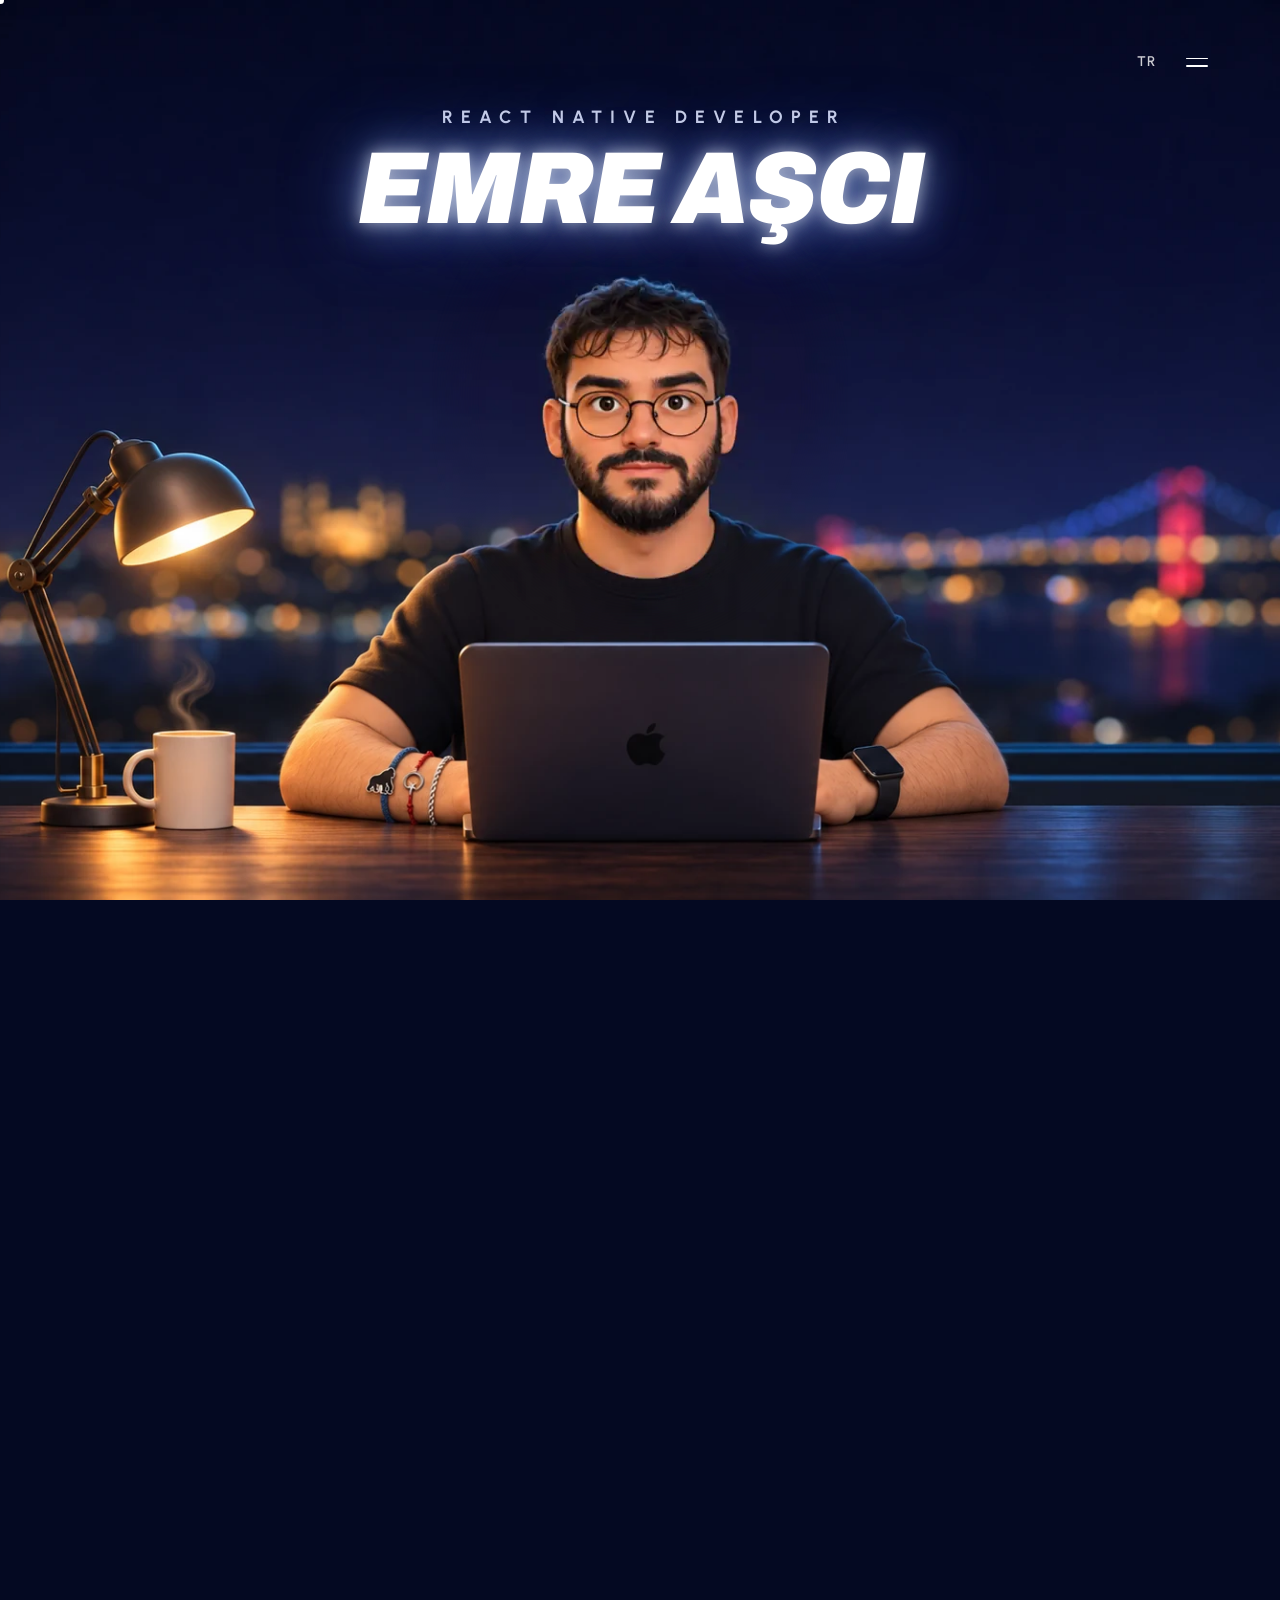
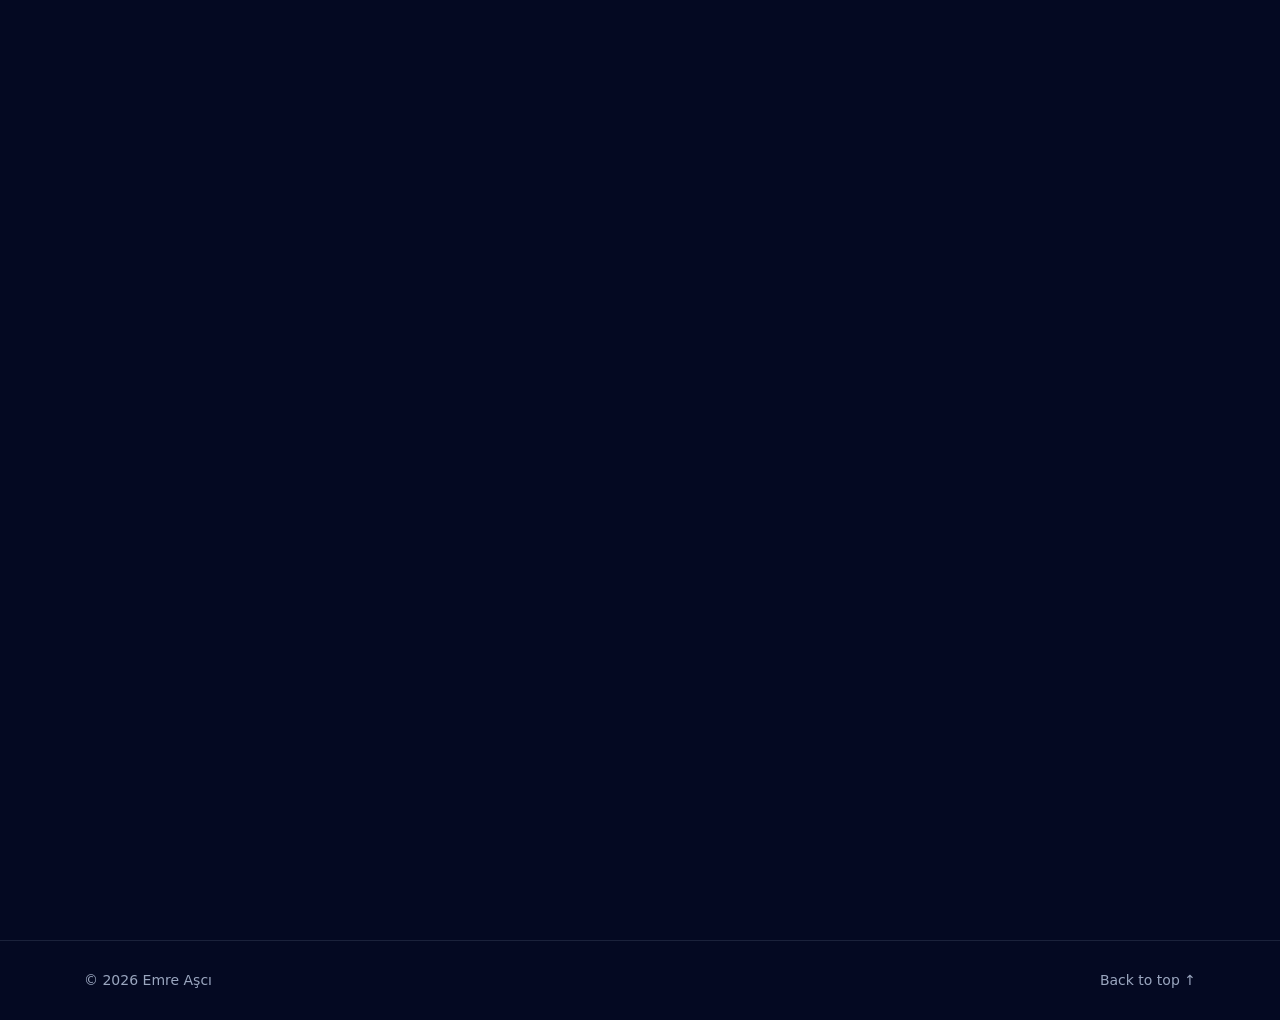
<file: index.html>
<!doctype html>
<html lang="tr" class="no-js">
<head>
  <meta charset="utf-8">
  <meta name="viewport" content="width=device-width, initial-scale=1">
  <title>Emre Aşcı — React Native Developer</title>
  <meta name="description" content="React Native ve Expo ile iOS ve Android uygulamaları geliştiren Bilgisayar Mühendisi. 20.000+ indirme, 10.000+ aktif kullanıcı.">
  <meta property="og:title" content="Emre Aşcı — React Native Developer">
  <meta property="og:description" content="React Native ve Expo ile iOS ve Android uygulamaları geliştiren Bilgisayar Mühendisi.">
  <meta property="og:type" content="website">
  <meta property="og:url" content="https://emreasci.com/">
  <meta name="theme-color" content="#040922">
  <link rel="icon" href="assets/favicon.svg" type="image/svg+xml">
  <!-- Kaydırma ve bakış kareleri sayfa açılır açılmaz inmeye başlasın (hero.js aynı adresi fetch eder) -->
  <link rel="preload" href="assets/desk/camera.frames" as="fetch" crossorigin media="(prefers-reduced-motion: no-preference)">
  <link rel="preload" href="assets/hero/look.frames" as="fetch" crossorigin media="(pointer: fine) and (prefers-reduced-motion: no-preference)">
  <link rel="stylesheet" href="css/style.css?v=20261107141832">
  <link rel="stylesheet" href="css/anim.css?v=20261107141832">
  <link rel="stylesheet" href="css/hero.css?v=20261107141832">
  <link rel="stylesheet" href="css/phone-ui.css?v=20261107141832">
  <link rel="preconnect" href="https://fonts.googleapis.com">
  <link rel="preconnect" href="https://fonts.gstatic.com" crossorigin>
  <!-- Kilit saati için yalnız rakamlar: iPhone'daki uzun, dar saat -->
  <link rel="stylesheet" href="https://fonts.googleapis.com/css2?family=Roboto+Flex:opsz,wdth,wght@144,25,500&text=0123456789:&display=swap">
  <link rel="stylesheet" href="https://fonts.googleapis.com/css2?family=Archivo:ital,wdth,wght@1,62..125,900&family=Urbanist:wght@500;600;700&display=swap">
  <script>document.documentElement.classList.replace('no-js', 'js');</script>
  <script src="js/i18n.js?v=20261107141832" defer></script>
  <script src="js/main.js?v=20261107141832" defer></script>
  <script src="js/hero.js?v=20261107141832" defer></script>
  <script src="js/phone-ui.js?v=20261107141832" defer></script>
  <!-- Cloudflare Web Analytics: çerezsiz ziyaretçi sayacı -->
  <script type='module' src='https://static.cloudflareinsights.com/beacon.min.js' data-cf-beacon='{"token": "93e00fd59190427faca7448471e89382"}'></script>
</head>
<body>
  <main>
    <div class="story" id="story">
    <section class="hero" id="about" aria-label="Emre Aşcı">
      <div class="hero__frame">
        <img class="hero__plate" src="assets/hero/plate.webp" alt="" width="1670" height="941" fetchpriority="high">
        <canvas class="hero__camera" id="hero-camera" data-frames="assets/desk/camera.json" aria-hidden="true"></canvas>
        <div class="hero__head" id="hero-head" data-look="assets/hero/look.json" aria-hidden="true"></div>

      </div>

      <div class="hero__loader" id="hero-loader" aria-hidden="true" hidden><span class="hero__loader-bar"></span><span class="hero__loader-num"></span></div>

      <div class="desk" id="desk-layer" aria-label="Emre'nin masası">
        <div class="desk__frame">
          <img class="desk__plate" src="assets/desk/pov.webp" alt="" width="1916" height="1080" loading="lazy">
          <div class="desk__screen" id="desk-screen" data-quad="838,417 1073,417 1080.4,956.8 834.6,957.3" data-src-width="1916">
            <div class="phone-ui" id="phone-ui">
              <div class="phone-ui__island" aria-hidden="true"></div>
              <div class="phone-ui__status" aria-hidden="true"><span class="phone-ui__clock">9:41</span><span class="phone-ui__icons"><svg class="sb-signal" viewBox="0 0 19 12"><rect x="0" y="7.6" width="3.7" height="4.4" rx="1.1"/><rect x="5.1" y="5.1" width="3.7" height="6.9" rx="1.1"/><rect x="10.2" y="2.6" width="3.7" height="9.4" rx="1.1"/><rect x="15.3" y="0" width="3.7" height="12" rx="1.1"/></svg><svg class="sb-wifi" viewBox="0 0 17 12"><path d="M1.5 4.6A10 10 0 0 1 15.5 4.6M4.3 7.4A6 6 0 0 1 12.7 7.4" fill="none" stroke="currentColor" stroke-width="2.6" stroke-linecap="round"/><path d="M8.5 11.8L5.9 9.2A3.7 3.7 0 0 1 11.1 9.2Z"/></svg><svg class="sb-battery" viewBox="0 0 28 13"><rect x=".6" y=".6" width="23.8" height="11.8" rx="3.8" fill="none" stroke="currentColor" stroke-width="1.2" opacity=".5"/><rect x="2.2" y="2.2" width="17" height="8.6" rx="2.2"/><path d="M26 4.5a1.6 1.6 0 0 1 0 4z" opacity=".45"/></svg></span></div>
              <div class="home">
                <div class="home__grid">
                <button class="app-icon" type="button" data-app="intime-ik">
                  <span class="app-icon__tile app-icon__tile--img"><img src="assets/icons/intime-ik.webp" alt="" width="64" height="64"></span>
                  <span class="app-icon__label">Intime İK</span>
                </button>
                <button class="app-icon" type="button" data-app="adilpazar">
                  <span class="app-icon__tile app-icon__tile--img"><img src="assets/icons/adilpazar.webp" alt="" width="64" height="64"></span>
                  <span class="app-icon__label">AdilPazar</span>
                </button>
                <button class="app-icon" type="button" data-app="yeni-nesil-ik">
                  <span class="app-icon__tile app-icon__tile--img"><img src="assets/icons/yeni-nesil-ik.webp" alt="" width="64" height="64"></span>
                  <span class="app-icon__label">Yeni Nesil İK</span>
                </button>
                <button class="app-icon" type="button" data-app="nika-ik">
                  <span class="app-icon__tile app-icon__tile--img"><img src="assets/icons/nika-ik.webp" alt="" width="64" height="64"></span>
                  <span class="app-icon__label">Nika İK</span>
                </button>
                <button class="app-icon" type="button" data-app="intime-takip">
                  <span class="app-icon__tile app-icon__tile--img"><img src="assets/icons/intime-takip.webp" alt="" width="64" height="64"></span>
                  <span class="app-icon__label">Intime Takip</span>
                </button>
                <button class="app-icon" type="button" data-app="zaferzone">
                  <span class="app-icon__tile app-icon__tile--img"><img src="assets/icons/zaferzone.webp" alt="" width="64" height="64"></span>
                  <span class="app-icon__label">ZaferZone</span>
                </button>
                <button class="app-icon" type="button" data-app="nikachat">
                  <span class="app-icon__tile app-icon__tile--img"><img src="assets/icons/nikachat.webp" alt="" width="64" height="64"></span>
                  <span class="app-icon__label">NikaChat</span>
                </button>
                <button class="app-icon" type="button" data-app="nikaconnect">
                  <span class="app-icon__tile" style="--c:#2563eb">NX</span>
                  <span class="app-icon__label">NikaConnect</span>
                </button>
                <button class="app-icon" type="button" data-app="nikaphone">
                  <span class="app-icon__tile" style="--c:#16a34a">NP</span>
                  <span class="app-icon__label">NikaPhone</span>
                </button>
                <button class="app-icon" type="button" data-app="waddle">
                  <span class="app-icon__tile app-icon__tile--img"><img src="assets/icons/waddle.webp" alt="" width="64" height="64"></span>
                  <span class="app-icon__label">Waddle</span>
                </button>
                </div>
                <div class="home__search" aria-hidden="true"><svg viewBox="0 0 16 16"><circle cx="6.8" cy="6.8" r="4.8"/><path d="M10.4 10.4l3.6 3.6"/></svg><span data-i18n="phone.search">Ara</span></div>
                <div class="home__dock">
                  <button class="app-icon" type="button" data-app="about">
                    <span class="app-icon__tile app-icon__tile--avatar"><img src="assets/desk/avatar.webp" alt="" width="64" height="64"></span>
                    <span class="app-icon__label" data-i18n="nav.about">Hakkımda</span>
                  </button>
                  <button class="app-icon" type="button" data-app="experience">
                    <span class="app-icon__tile" style="--c:#0ea5e9"><svg viewBox="0 0 24 24" aria-hidden="true"><path d="M3 9a2 2 0 0 1 2-2h14a2 2 0 0 1 2 2v9a2 2 0 0 1-2 2H5a2 2 0 0 1-2-2zM8 7V5a2 2 0 0 1 2-2h4a2 2 0 0 1 2 2v2M3 13h18"/></svg></span>
                    <span class="app-icon__label" data-i18n="nav.experience">Deneyim</span>
                  </button>
                  <button class="app-icon" type="button" data-app="contact">
                    <span class="app-icon__tile" style="--c:#22c55e"><svg viewBox="0 0 24 24" aria-hidden="true"><path d="M3 7a2 2 0 0 1 2-2h14a2 2 0 0 1 2 2v10a2 2 0 0 1-2 2H5a2 2 0 0 1-2-2zM3 7l9 6 9-6"/></svg></span>
                    <span class="app-icon__label" data-i18n="nav.contact">İletişim</span>
                  </button>
                </div>
              </div>
              <div class="apps">
              <section class="app" data-app-screen="about" aria-label="Hakkımda" hidden>
                <header class="app__bar">
                  <button class="app__back" type="button" data-close-app><svg viewBox="0 0 24 24" aria-hidden="true"><path d="M15 6l-6 6 6 6"/></svg><span data-i18n="phone.back">Geri</span></button>
                  <span class="app__title" data-i18n="nav.about">Hakkımda</span>
                </header>
                <div class="app__body">
                  <div class="contact-card">
                    <img class="contact-card__avatar" src="assets/desk/avatar.webp" alt="Emre Aşcı" width="128" height="128">
                    <h2 class="contact-card__name">Emre Aşcı</h2>
                    <p class="contact-card__sub">React Native Developer</p>
                  </div>
                  <p class="ios-note" data-i18n="hero.summary">React Native ve Expo ile iOS ve Android uygulamaları geliştiren, 2+ yıl deneyimli Bilgisayar Mühendisiyim. Kurumsal İK uygulamalarından e-ticarete, gerçek zamanlı iletişimden OCR'a kadar fikirleri mağazada yayında olan ürünlere dönüştürüyorum.</p>
                  <p class="ios-sec" data-i18n="phone.sec.numbers">Rakamlar</p>
                  <ul class="ios-group">
                    <li class="row"><span data-i18n="about.downloads">İndirme</span><span class="row__value stat__num" data-count="20" data-suffix="K+">20K+</span></li>
                    <li class="row"><span data-i18n="about.users">Aktif kullanıcı</span><span class="row__value stat__num" data-count="10" data-suffix="K+">10K+</span></li>
                    <li class="row"><span data-i18n="about.years">Yıl deneyim</span><span class="row__value stat__num" data-count="2" data-suffix="+">2+</span></li>
                    <li class="row"><span data-i18n="about.projects">Yayınlanan proje</span><span class="row__value stat__num" data-count="9" data-suffix="">9</span></li>
                  </ul>
                  <p class="ios-sec" data-i18n="phone.sec.education">Eğitim</p>
                  <ul class="ios-group">
                    <li class="row row--stack"><span data-i18n="education.degree">Bilgisayar Mühendisliği, Lisans</span><span class="row__sub">Bandırma Onyedi Eylül Üniversitesi · 2020–2024</span></li>
                  </ul>
                  <p class="ios-sec" data-i18n="phone.sec.skills">Yetenekler</p>
                  <ul class="ios-group">
                    <li class="row row--stack"><span data-i18n="skills.mobile">Mobil</span><span class="row__sub">React Native, Expo, TypeScript, Swift, Kotlin, Expo Modules API, Config Plugins, Expo Router</span></li>
                    <li class="row row--stack"><span data-i18n="skills.ui">Arayüz ve durum</span><span class="row__sub">Reanimated, Skia, Lottie, NativeWind, React Native Paper, Redux Toolkit, Zustand, TanStack Query</span></li>
                    <li class="row row--stack"><span data-i18n="skills.realtime">Gerçek zamanlı iletişim</span><span class="row__sub">SignalR, WebSocket, WebRTC, LiveKit, SIP / Linphone, Asterisk, CallKit, PushKit</span></li>
                    <li class="row row--stack"><span data-i18n="skills.device">Cihaz özellikleri</span><span class="row__sub" data-i18n="skills.device.list">Bluetooth Low Energy, NFC (HCE), kamera ve QR, harita, arka plan konum, SQLite ile çevrimdışı</span></li>
                    <li class="row row--stack"><span data-i18n="skills.devops">Yayın ve DevOps</span><span class="row__sub">EAS Build / Submit / Update, App Store Connect, Google Play Console, Docker, Nginx, GitLab CI, GitHub Actions</span></li>
                    <li class="row row--stack"><span data-i18n="skills.ai">Yapay zekâ</span><span class="row__sub" data-i18n="skills.ai.list">Python, PaddleOCR, Whisper ve Faster-Whisper fine-tuning, Claude Code ile yapay zekâ destekli geliştirme</span></li>
                  </ul>
                </div>
              </section>
              <section class="app" data-app-screen="experience" aria-label="Deneyim" hidden>
                <header class="app__bar">
                  <button class="app__back" type="button" data-close-app><svg viewBox="0 0 24 24" aria-hidden="true"><path d="M15 6l-6 6 6 6"/></svg><span data-i18n="phone.back">Geri</span></button>
                  <span class="app__title" data-i18n="nav.experience">Deneyim</span>
                </header>
                <div class="app__body">
                  <div class="exp-head">
                    <span class="exp-head__logo" aria-hidden="true">in</span>
                    <div><h2>React Native Developer</h2><p>Intime Info Yazılım Çözümleri A.Ş.</p><p class="exp-head__meta"><span data-i18n="experience.date">09/2024 — Devam ediyor</span> · <span data-i18n="experience.location">İstanbul</span></p></div>
                  </div>
                  <p class="ios-sec" data-i18n="phone.sec.work">Yaptıklarım</p>
                  <ul class="ios-group">
                    <li class="row row--text" data-i18n="experience.b1">PDKS, izin, masraf ve avans dahil 20 modüllü Intime İK uygulamasını geliştirdim: 20.000+ indirme, 10.000+ aktif kullanıcı.</li>
                    <li class="row row--text" data-i18n="experience.b2">PaddleOCR'ı fine-tune ederek fiş fotoğrafından işyeri, tarih ve tutarı otomatik çıkaran masraf özelliğini yaptım.</li>
                    <li class="row row--text" data-i18n="experience.b3">AdilPazar e-ticaret uygulamasını iOS ve Android için sıfırdan tek başıma geliştirip yayına aldım (10.000+ indirme).</li>
                    <li class="row row--text" data-i18n="experience.b4">SignalR/WebSocket ile gerçek zamanlı mesajlaşma, Linphone SDK ile VoIP ve uygulama kapalıyken çalışan konum takibi geliştirdim.</li>
                    <li class="row row--text" data-i18n="experience.b5">Whisper'ı fine-tune ederek santral görüşmelerini metne çeviren bir STT modeli eğittim; EAS, TestFlight ve Google Play yayın süreçlerini yönettim.</li>
                  </ul>
                  <p class="ios-sec" data-i18n="phone.sec.stack">Teknolojiler</p>
                  <ul class="ios-group">
                    <li class="row row--text">React Native · Expo · TypeScript · Redux Toolkit · Firebase · SignalR · PaddleOCR · Whisper</li>
                  </ul>
                </div>
              </section>
              <section class="app" data-app-screen="contact" aria-label="İletişim" hidden>
                <header class="app__bar">
                  <button class="app__back" type="button" data-close-app><svg viewBox="0 0 24 24" aria-hidden="true"><path d="M15 6l-6 6 6 6"/></svg><span data-i18n="phone.back">Geri</span></button>
                  <span class="app__title" data-i18n="nav.contact">İletişim</span>
                </header>
                <div class="app__body">
                  <div class="contact-card">
                    <img class="contact-card__avatar" src="assets/desk/avatar.webp" alt="" width="128" height="128">
                    <h2 class="contact-card__name">Emre Aşcı</h2>
                    <p class="contact-card__sub" data-i18n="contact.lead">Yeni bir uygulama fikri, iş teklifi ya da sadece merhaba demek için yazabilirsin.</p>
                  </div>
                  <div class="ios-actions">
                    <a class="ios-action" href="mailto:emreaasci@gmail.com"><svg viewBox="0 0 24 24"><path d="M3 7a2 2 0 0 1 2-2h14a2 2 0 0 1 2 2v10a2 2 0 0 1-2 2H5a2 2 0 0 1-2-2zM3 7l9 6 9-6"/></svg><span data-i18n="phone.act.mail">e-posta</span></a>
                    <a class="ios-action" href="https://linkedin.com/in/emreaasci" target="_blank" rel="noopener"><svg viewBox="0 0 24 24"><path d="M6 9v9M6 6v.01M10 18v-5a3 3 0 0 1 6 0v5M10 10v8"/></svg><span>LinkedIn</span></a>
                    <a class="ios-action" href="https://github.com/emreaasci" target="_blank" rel="noopener"><svg viewBox="0 0 24 24"><path d="M9 19c-4 1.3-4-2-6-2.5m12 4.5v-3.5c0-1 .1-1.4-.5-2 2.8-.3 5.5-1.4 5.5-6a4.6 4.6 0 0 0-1.3-3.2 4.2 4.2 0 0 0-.1-3.2s-1.1-.3-3.5 1.3a12 12 0 0 0-6.2 0C6.5 2.8 5.4 3.1 5.4 3.1a4.2 4.2 0 0 0-.1 3.2A4.6 4.6 0 0 0 4 9.5c0 4.6 2.7 5.7 5.5 6-.6.6-.6 1.2-.5 2V21"/></svg><span>GitHub</span></a>
                  </div>
                  <ul class="ios-group">
                    <li class="row row--stack"><span class="row__label" data-i18n="phone.act.mail">e-posta</span><a class="row__link" href="mailto:emreaasci@gmail.com">emreaasci@gmail.com</a></li>
                    <li class="row row--stack"><span class="row__label">LinkedIn</span><a class="row__link" href="https://linkedin.com/in/emreaasci" target="_blank" rel="noopener">linkedin.com/in/emreaasci</a></li>
                    <li class="row row--stack"><span class="row__label">GitHub</span><a class="row__link" href="https://github.com/emreaasci" target="_blank" rel="noopener">github.com/emreaasci</a></li>
                  </ul>
                </div>
              </section>
              <section class="app app--project" data-app-screen="intime-ik" aria-label="Intime İK" hidden>
                <header class="app__bar">
                  <button class="app__back" type="button" data-close-app><svg viewBox="0 0 24 24" aria-hidden="true"><path d="M15 6l-6 6 6 6"/></svg><span data-i18n="phone.back">Geri</span></button>
                  <span class="app__title">Intime İK</span>
                </header>
                <div class="app__body">
                  <div class="store-head">
                    <span class="app-icon__tile app-icon__tile--img"><img src="assets/icons/intime-ik.webp" alt="" width="64" height="64"></span>
                    <div><h2>Intime İK</h2><p>React Native</p></div>
                  </div>
                  <p class="ios-note" data-i18n="projects.intime-ik.desc">PDKS, izin, masraf ve avans dahil 20 modüllü insan kaynakları uygulaması. Masraf modülünde fiş fotoğrafından OCR ile otomatik masraf girişi.</p>
                  <ul class="ios-group">
                    <li class="row"><span data-i18n="projects.kpi.downloads">indirme</span><span class="row__value">20K+</span></li>
                    <li class="row"><span data-i18n="projects.kpi.users">aktif kullanıcı</span><span class="row__value">10K+</span></li>
                  </ul>
                  <p class="ios-sec" data-i18n="phone.sec.stack">Teknolojiler</p>
                  <ul class="ios-group">
                    <li class="row row--text">React Native · Expo · PaddleOCR</li>
                  </ul>
                  <ul class="ios-group">
                    <li class="row"><a class="row__link row__link--full" href="https://apps.apple.com/tr/app/i-ntime-i-k/id6476069338" target="_blank" rel="noopener">App Store<svg class="row__chev" viewBox="0 0 24 24" aria-hidden="true"><path d="M9 6l6 6-6 6"/></svg></a></li>
                  </ul>
                </div>
              </section>
              <section class="app app--project" data-app-screen="adilpazar" aria-label="AdilPazar" hidden>
                <header class="app__bar">
                  <button class="app__back" type="button" data-close-app><svg viewBox="0 0 24 24" aria-hidden="true"><path d="M15 6l-6 6 6 6"/></svg><span data-i18n="phone.back">Geri</span></button>
                  <span class="app__title">AdilPazar</span>
                </header>
                <div class="app__body">
                  <div class="store-head">
                    <span class="app-icon__tile app-icon__tile--img"><img src="assets/icons/adilpazar.webp" alt="" width="64" height="64"></span>
                    <div><h2>AdilPazar</h2><p>React Native</p></div>
                  </div>
                  <p class="ios-note" data-i18n="projects.adilpazar.desc">iOS ve Android e-ticaret uygulaması. Sıfırdan tek başıma geliştirip yayına aldım; Firebase ve Meta Ads entegrasyonuyla kampanyalar ölçülebilir hale geldi.</p>
                  <ul class="ios-group">
                    <li class="row"><span data-i18n="projects.kpi.downloads">indirme</span><span class="row__value">10K+</span></li>
                    <li class="row"><span data-i18n="projects.kpi.solo">geliştirme</span><span class="row__value">Solo</span></li>
                  </ul>
                  <p class="ios-sec" data-i18n="phone.sec.stack">Teknolojiler</p>
                  <ul class="ios-group">
                    <li class="row row--text">React Native · Expo · Firebase · Meta SDK</li>
                  </ul>
                  <ul class="ios-group">
                    <li class="row"><a class="row__link row__link--full" href="https://apps.apple.com/tr/app/adilpazar/id6621252954" target="_blank" rel="noopener">App Store<svg class="row__chev" viewBox="0 0 24 24" aria-hidden="true"><path d="M9 6l6 6-6 6"/></svg></a></li>
                    <li class="row"><a class="row__link row__link--full" href="https://play.google.com/store/apps/details?id=com.adilpazar.adilpazarapp" target="_blank" rel="noopener">Google Play<svg class="row__chev" viewBox="0 0 24 24" aria-hidden="true"><path d="M9 6l6 6-6 6"/></svg></a></li>
                  </ul>
                </div>
              </section>
              <section class="app app--project" data-app-screen="yeni-nesil-ik" aria-label="Yeni Nesil İK" hidden>
                <header class="app__bar">
                  <button class="app__back" type="button" data-close-app><svg viewBox="0 0 24 24" aria-hidden="true"><path d="M15 6l-6 6 6 6"/></svg><span data-i18n="phone.back">Geri</span></button>
                  <span class="app__title">Yeni Nesil İK</span>
                </header>
                <div class="app__body">
                  <div class="store-head">
                    <span class="app-icon__tile app-icon__tile--img"><img src="assets/icons/yeni-nesil-ik.webp" alt="" width="64" height="64"></span>
                    <div><h2>Yeni Nesil İK</h2><p>React Native</p></div>
                  </div>
                  <p class="ios-note" data-i18n="projects.yeni-nesil-ik.desc">Intime İK kod tabanını farklı bir markaya uyarlayarak ayrı bir ürün olarak çıkardığım İK uygulaması.</p>
                  <p class="ios-sec" data-i18n="phone.sec.stack">Teknolojiler</p>
                  <ul class="ios-group">
                    <li class="row row--text">React Native · Expo · White-label</li>
                  </ul>
                  <ul class="ios-group">
                    <li class="row"><a class="row__link row__link--full" href="https://apps.apple.com/tr/app/yeni-nesil-ik/id6748312376" target="_blank" rel="noopener">App Store<svg class="row__chev" viewBox="0 0 24 24" aria-hidden="true"><path d="M9 6l6 6-6 6"/></svg></a></li>
                  </ul>
                </div>
              </section>
              <section class="app app--project" data-app-screen="nika-ik" aria-label="Nika İK" hidden>
                <header class="app__bar">
                  <button class="app__back" type="button" data-close-app><svg viewBox="0 0 24 24" aria-hidden="true"><path d="M15 6l-6 6 6 6"/></svg><span data-i18n="phone.back">Geri</span></button>
                  <span class="app__title">Nika İK</span>
                </header>
                <div class="app__body">
                  <div class="store-head">
                    <span class="app-icon__tile app-icon__tile--img"><img src="assets/icons/nika-ik.webp" alt="" width="64" height="64"></span>
                    <div><h2>Nika İK</h2><p>React Native</p></div>
                  </div>
                  <p class="ios-note" data-i18n="projects.nika-ik.desc">Aynı kod tabanından türetilen, kendi markasıyla yayında olan bir başka İK uygulaması.</p>
                  <p class="ios-sec" data-i18n="phone.sec.stack">Teknolojiler</p>
                  <ul class="ios-group">
                    <li class="row row--text">React Native · Expo · White-label</li>
                  </ul>
                  <ul class="ios-group">
                    <li class="row"><a class="row__link row__link--full" href="https://apps.apple.com/tr/app/nika-ik/id6743707363" target="_blank" rel="noopener">App Store<svg class="row__chev" viewBox="0 0 24 24" aria-hidden="true"><path d="M9 6l6 6-6 6"/></svg></a></li>
                    <li class="row"><a class="row__link row__link--full" href="https://play.google.com/store/apps/details?id=com.nikateknoloji.nikaik" target="_blank" rel="noopener">Google Play<svg class="row__chev" viewBox="0 0 24 24" aria-hidden="true"><path d="M9 6l6 6-6 6"/></svg></a></li>
                  </ul>
                </div>
              </section>
              <section class="app app--project" data-app-screen="intime-takip" aria-label="Intime Takip" hidden>
                <header class="app__bar">
                  <button class="app__back" type="button" data-close-app><svg viewBox="0 0 24 24" aria-hidden="true"><path d="M15 6l-6 6 6 6"/></svg><span data-i18n="phone.back">Geri</span></button>
                  <span class="app__title">Intime Takip</span>
                </header>
                <div class="app__body">
                  <div class="store-head">
                    <span class="app-icon__tile app-icon__tile--img"><img src="assets/icons/intime-takip.webp" alt="" width="64" height="64"></span>
                    <div><h2>Intime Takip</h2><p>React Native</p></div>
                  </div>
                  <p class="ios-note" data-i18n="projects.intime-takip.desc">Saha çalışanlarını mesai saatlerinde, uygulama kapalıyken bile konum güncellemeleriyle takip eden uygulama.</p>
                  <p class="ios-sec" data-i18n="phone.sec.stack">Teknolojiler</p>
                  <ul class="ios-group">
                    <li class="row row--text">React Native · <span data-i18n="projects.tag.bglocation">Arka plan konum</span></li>
                  </ul>
                  <ul class="ios-group">
                    <li class="row"><a class="row__link row__link--full" href="https://apps.apple.com/tr/app/intimetakip-saha-y%C3%B6netimi/id6748349379" target="_blank" rel="noopener">App Store<svg class="row__chev" viewBox="0 0 24 24" aria-hidden="true"><path d="M9 6l6 6-6 6"/></svg></a></li>
                    <li class="row"><a class="row__link row__link--full" href="https://play.google.com/store/apps/details?id=com.developerintime.intimetakip" target="_blank" rel="noopener">Google Play<svg class="row__chev" viewBox="0 0 24 24" aria-hidden="true"><path d="M9 6l6 6-6 6"/></svg></a></li>
                  </ul>
                </div>
              </section>
              <section class="app app--project" data-app-screen="zaferzone" aria-label="ZaferZone" hidden>
                <header class="app__bar">
                  <button class="app__back" type="button" data-close-app><svg viewBox="0 0 24 24" aria-hidden="true"><path d="M15 6l-6 6 6 6"/></svg><span data-i18n="phone.back">Geri</span></button>
                  <span class="app__title">ZaferZone</span>
                </header>
                <div class="app__body">
                  <div class="store-head">
                    <span class="app-icon__tile app-icon__tile--img"><img src="assets/icons/zaferzone.webp" alt="" width="64" height="64"></span>
                    <div><h2>ZaferZone</h2><p>React Native</p></div>
                  </div>
                  <p class="ios-note" data-i18n="projects.zaferzone.desc">Okul giriş-çıkış ve geç kalma bilgisini velilere anında bildiren, veli, öğrenci, öğretmen ve güvenlik rollerine sahip okul uygulaması.</p>
                  <p class="ios-sec" data-i18n="phone.sec.stack">Teknolojiler</p>
                  <ul class="ios-group">
                    <li class="row row--text">React Native · <span data-i18n="projects.tag.push">Push bildirim</span></li>
                  </ul>
                  <ul class="ios-group">
                    <li class="row"><a class="row__link row__link--full" href="https://apps.apple.com/tr/app/zafer-zone/id6808615714" target="_blank" rel="noopener">App Store<svg class="row__chev" viewBox="0 0 24 24" aria-hidden="true"><path d="M9 6l6 6-6 6"/></svg></a></li>
                  </ul>
                </div>
              </section>
              <section class="app app--project" data-app-screen="nikachat" aria-label="NikaChat" hidden>
                <header class="app__bar">
                  <button class="app__back" type="button" data-close-app><svg viewBox="0 0 24 24" aria-hidden="true"><path d="M15 6l-6 6 6 6"/></svg><span data-i18n="phone.back">Geri</span></button>
                  <span class="app__title">NikaChat</span>
                </header>
                <div class="app__body">
                  <div class="store-head">
                    <span class="app-icon__tile app-icon__tile--img"><img src="assets/icons/nikachat.webp" alt="" width="64" height="64"></span>
                    <div><h2>NikaChat</h2><p>React Native</p></div>
                  </div>
                  <p class="ios-note" data-i18n="projects.nikachat.desc">Gerçek zamanlı mesajlaşma ve dosya paylaşımı uygulaması.</p>
                  <p class="ios-sec" data-i18n="phone.sec.stack">Teknolojiler</p>
                  <ul class="ios-group">
                    <li class="row row--text">React Native · SignalR · WebSocket</li>
                  </ul>
                  <ul class="ios-group">
                    <li class="row"><a class="row__link row__link--full" href="https://apps.apple.com/tr/app/nikachat/id6761252189" target="_blank" rel="noopener">App Store<svg class="row__chev" viewBox="0 0 24 24" aria-hidden="true"><path d="M9 6l6 6-6 6"/></svg></a></li>
                    <li class="row"><a class="row__link row__link--full" href="https://play.google.com/store/apps/details?id=com.nikateknoloji.nikachat" target="_blank" rel="noopener">Google Play<svg class="row__chev" viewBox="0 0 24 24" aria-hidden="true"><path d="M9 6l6 6-6 6"/></svg></a></li>
                  </ul>
                </div>
              </section>
              <section class="app app--project" data-app-screen="nikaconnect" aria-label="NikaConnect" hidden>
                <header class="app__bar">
                  <button class="app__back" type="button" data-close-app><svg viewBox="0 0 24 24" aria-hidden="true"><path d="M15 6l-6 6 6 6"/></svg><span data-i18n="phone.back">Geri</span></button>
                  <span class="app__title">NikaConnect</span>
                </header>
                <div class="app__body">
                  <div class="store-head">
                    <span class="app-icon__tile" style="--c:#2563eb">NX</span>
                    <div><h2>NikaConnect</h2><p>React Native</p></div>
                  </div>
                  <p class="ios-note" data-i18n="projects.nikaconnect.desc">Mesajlaşma, sesli ve görüntülü görüşmeyi bir arada sunan iletişim uygulaması.</p>
                  <p class="ios-sec" data-i18n="phone.sec.stack">Teknolojiler</p>
                  <ul class="ios-group">
                    <li class="row row--text">React Native · WebRTC · LiveKit</li>
                  </ul>
                </div>
              </section>
              <section class="app app--project" data-app-screen="nikaphone" aria-label="NikaPhone" hidden>
                <header class="app__bar">
                  <button class="app__back" type="button" data-close-app><svg viewBox="0 0 24 24" aria-hidden="true"><path d="M15 6l-6 6 6 6"/></svg><span data-i18n="phone.back">Geri</span></button>
                  <span class="app__title">NikaPhone</span>
                </header>
                <div class="app__body">
                  <div class="store-head">
                    <span class="app-icon__tile" style="--c:#16a34a">NP</span>
                    <div><h2>NikaPhone</h2><p>React Native</p></div>
                  </div>
                  <p class="ios-note" data-i18n="projects.nikaphone.desc">Asterisk santraline SIP ile bağlanan, native modül tabanlı sesli ve görüntülü görüşme uygulaması.</p>
                  <p class="ios-sec" data-i18n="phone.sec.stack">Teknolojiler</p>
                  <ul class="ios-group">
                    <li class="row row--text">React Native · Linphone SDK · Asterisk · SIP</li>
                  </ul>
                </div>
              </section>
              <section class="app app--project" data-app-screen="waddle" aria-label="Waddle" hidden>
                <header class="app__bar">
                  <button class="app__back" type="button" data-close-app><svg viewBox="0 0 24 24" aria-hidden="true"><path d="M15 6l-6 6 6 6"/></svg><span data-i18n="phone.back">Geri</span></button>
                  <span class="app__title">Waddle</span>
                </header>
                <div class="app__body">
                  <div class="store-head">
                    <span class="app-icon__tile app-icon__tile--img"><img src="assets/icons/waddle.webp" alt="" width="64" height="64"></span>
                    <div><h2>Waddle</h2><p>React Native</p></div>
                  </div>
                  <p class="ios-note" data-i18n="projects.waddle.desc">Hava durumunu sıkıcı olmaktan çıkaran bir uygulama: her hava için Skia ile çizilmiş, efektli ayrı bir sahne. Ana ekran widget'ları, sabah özeti ve yağmur bildirimleri; 12 dilde.</p>
                  <p class="ios-sec" data-i18n="phone.sec.stack">Teknolojiler</p>
                  <ul class="ios-group">
                    <li class="row row--text">React Native · Expo · Skia · Reanimated · WeatherKit · Cloudflare Workers</li>
                  </ul>
                  <ul class="ios-group">
                    <li class="row"><a class="row__link row__link--full" href="apps/waddle/privacy/" target="_blank" rel="noopener"><span data-i18n="phone.privacy">Gizlilik Politikası</span><svg class="row__chev" viewBox="0 0 24 24" aria-hidden="true"><path d="M9 6l6 6-6 6"/></svg></a></li>
                    <li class="row"><a class="row__link row__link--full" href="apps/waddle/support/" target="_blank" rel="noopener"><span data-i18n="phone.support">Destek</span><svg class="row__chev" viewBox="0 0 24 24" aria-hidden="true"><path d="M9 6l6 6-6 6"/></svg></a></li>
                  </ul>
                </div>
              </section>
            </div>
              <div class="lock" id="lock-screen">
              <p class="lock__date">1 Kas Paz</p>
              <p class="lock__time">9:41</p>
              <div class="lock__bottom">
                <span class="lock__btn" aria-hidden="true"><svg viewBox="0 0 24 24"><path d="M8 2h8v3.5l-2 3V21a1 1 0 0 1-1 1h-2a1 1 0 0 1-1-1V8.5l-2-3zM11.2 11.5h1.6v3h-1.6z"/></svg></span>
                <button class="lock__unlock" type="button" data-i18n="lock.hint">Açmak için yukarı kaydır</button>
                <span class="lock__btn" aria-hidden="true"><svg viewBox="0 0 24 24"><path d="M3 8.5A1.5 1.5 0 0 1 4.5 7h2.7l1.6-2.2A1.5 1.5 0 0 1 10 4.2h4a1.5 1.5 0 0 1 1.2.6L16.8 7h2.7A1.5 1.5 0 0 1 21 8.5v10a1.5 1.5 0 0 1-1.5 1.5h-15A1.5 1.5 0 0 1 3 18.5zM12 17.2a3.7 3.7 0 1 0 0-7.4 3.7 3.7 0 0 0 0 7.4zM12 15.6a2.1 2.1 0 1 1 0-4.2 2.1 2.1 0 0 1 0 4.2z"/></svg></span>
              </div>
            </div>
            <div class="phone-ui__homebar" aria-hidden="true"></div>
            </div>
          </div>
        </div>
      </div>

      <div class="hero__copy">
        <p class="hero__eyebrow" lang="en">React Native Developer</p>
        <h1 class="hero__title">EMRE AŞCI</h1>
      </div>

      <header class="header">
        <div class="hero__actions">
          <button class="lang-toggle" id="lang-toggle" type="button" aria-label="Switch to English">EN</button>
          <button class="menu-toggle" id="menu-toggle" type="button" aria-expanded="false" aria-controls="nav" aria-label="Menü">
            <span></span><span></span>
          </button>
        </div>
        <nav class="nav" id="nav" aria-label="Menü">
          <a href="#desk" data-open-app="about" data-i18n="nav.about">Hakkımda</a>
          <a href="#desk" data-open-app="experience" data-i18n="nav.experience">Deneyim</a>
          <a href="#desk" data-open-app="intime-ik" data-i18n="nav.projects">Projeler</a>
          <a href="#desk" data-open-app="about" data-i18n="nav.skills">Yetenekler</a>
          <a href="#desk" data-open-app="contact" data-i18n="nav.contact">İletişim</a>
        </nav>
      </header>

      <div class="cursor" aria-hidden="true"><span class="cursor__ring"></span><span class="cursor__dot"></span></div>
    </section>
    <span class="story__end" id="desk" aria-hidden="true"></span>
    </div>

  </main>

  <footer class="footer">
    <div class="container footer__inner">
      <p>© 2026 Emre Aşcı</p>
      <!-- Uygulamalar / Gizlilik politikası linkleri buraya gelecek -->
      <a href="#about" data-i18n="footer.top">Başa dön ↑</a>
    </div>
  </footer>
</body>
</html>
</file>
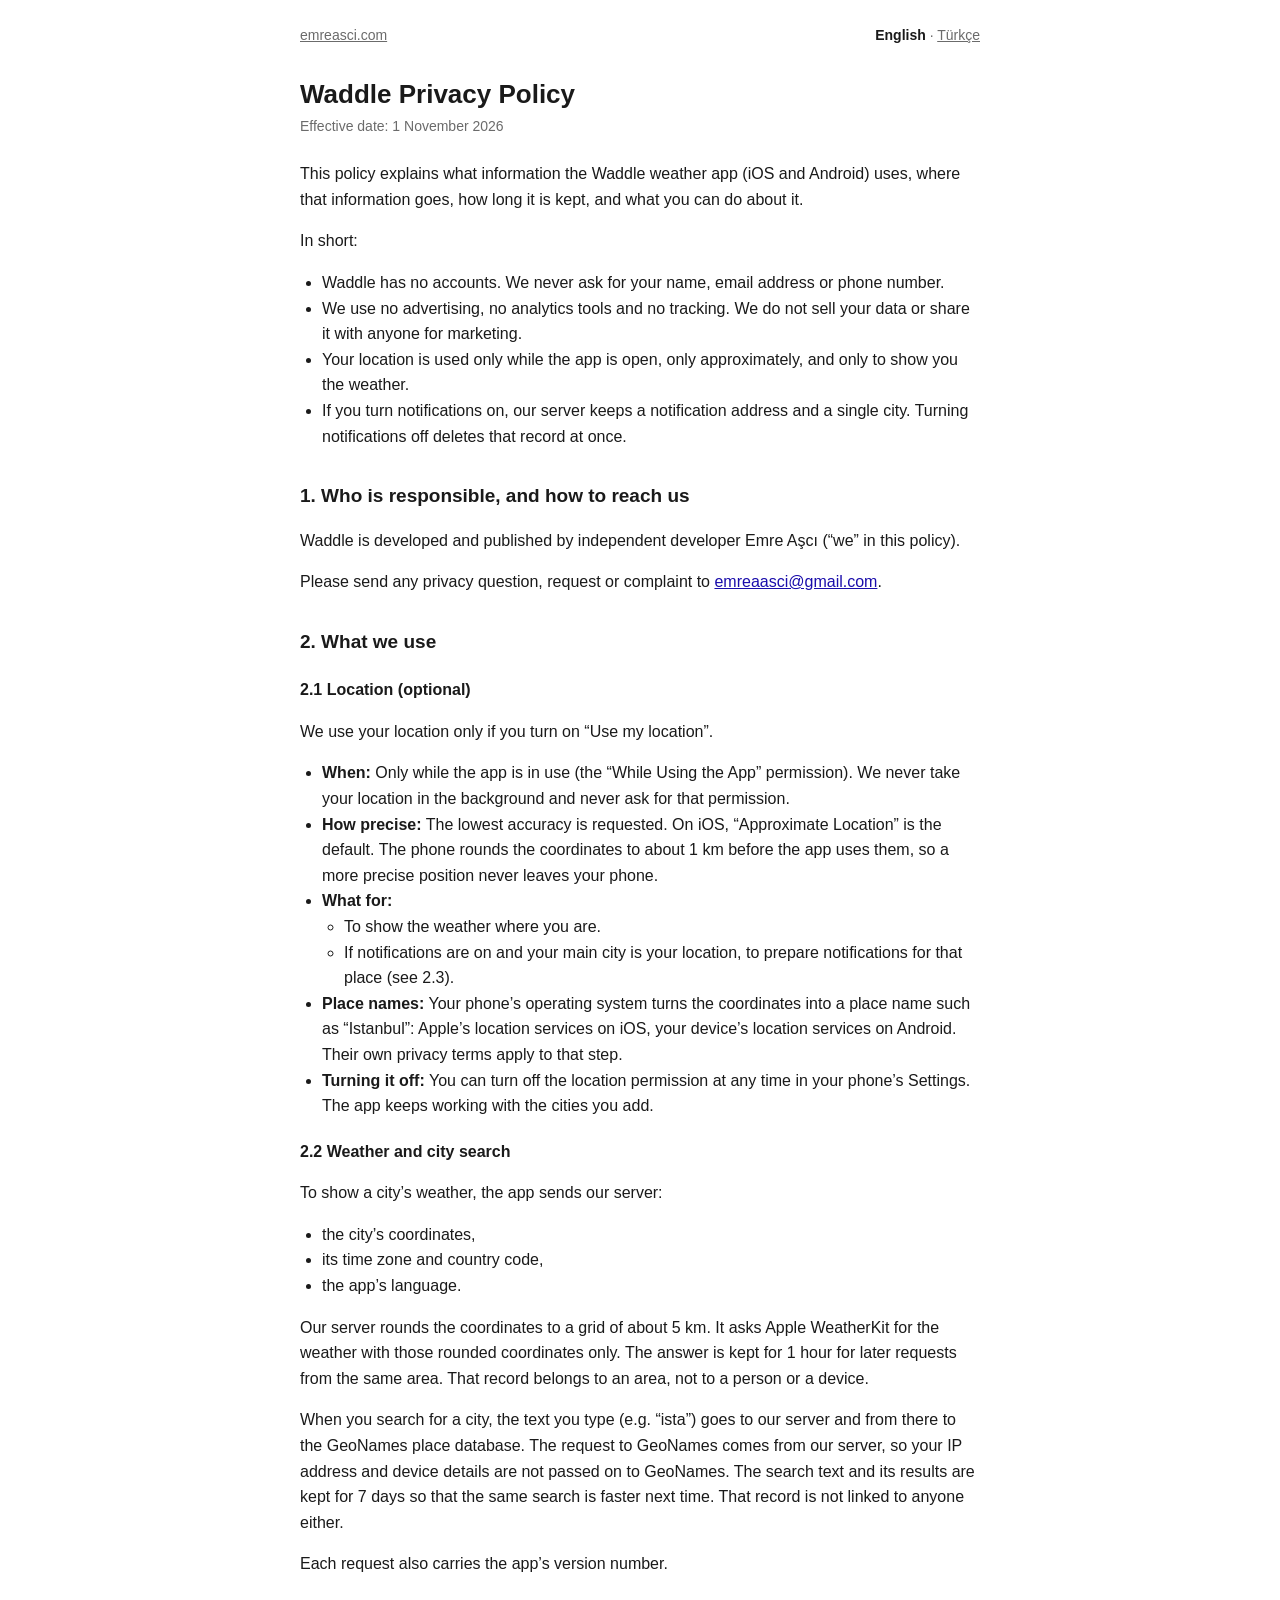
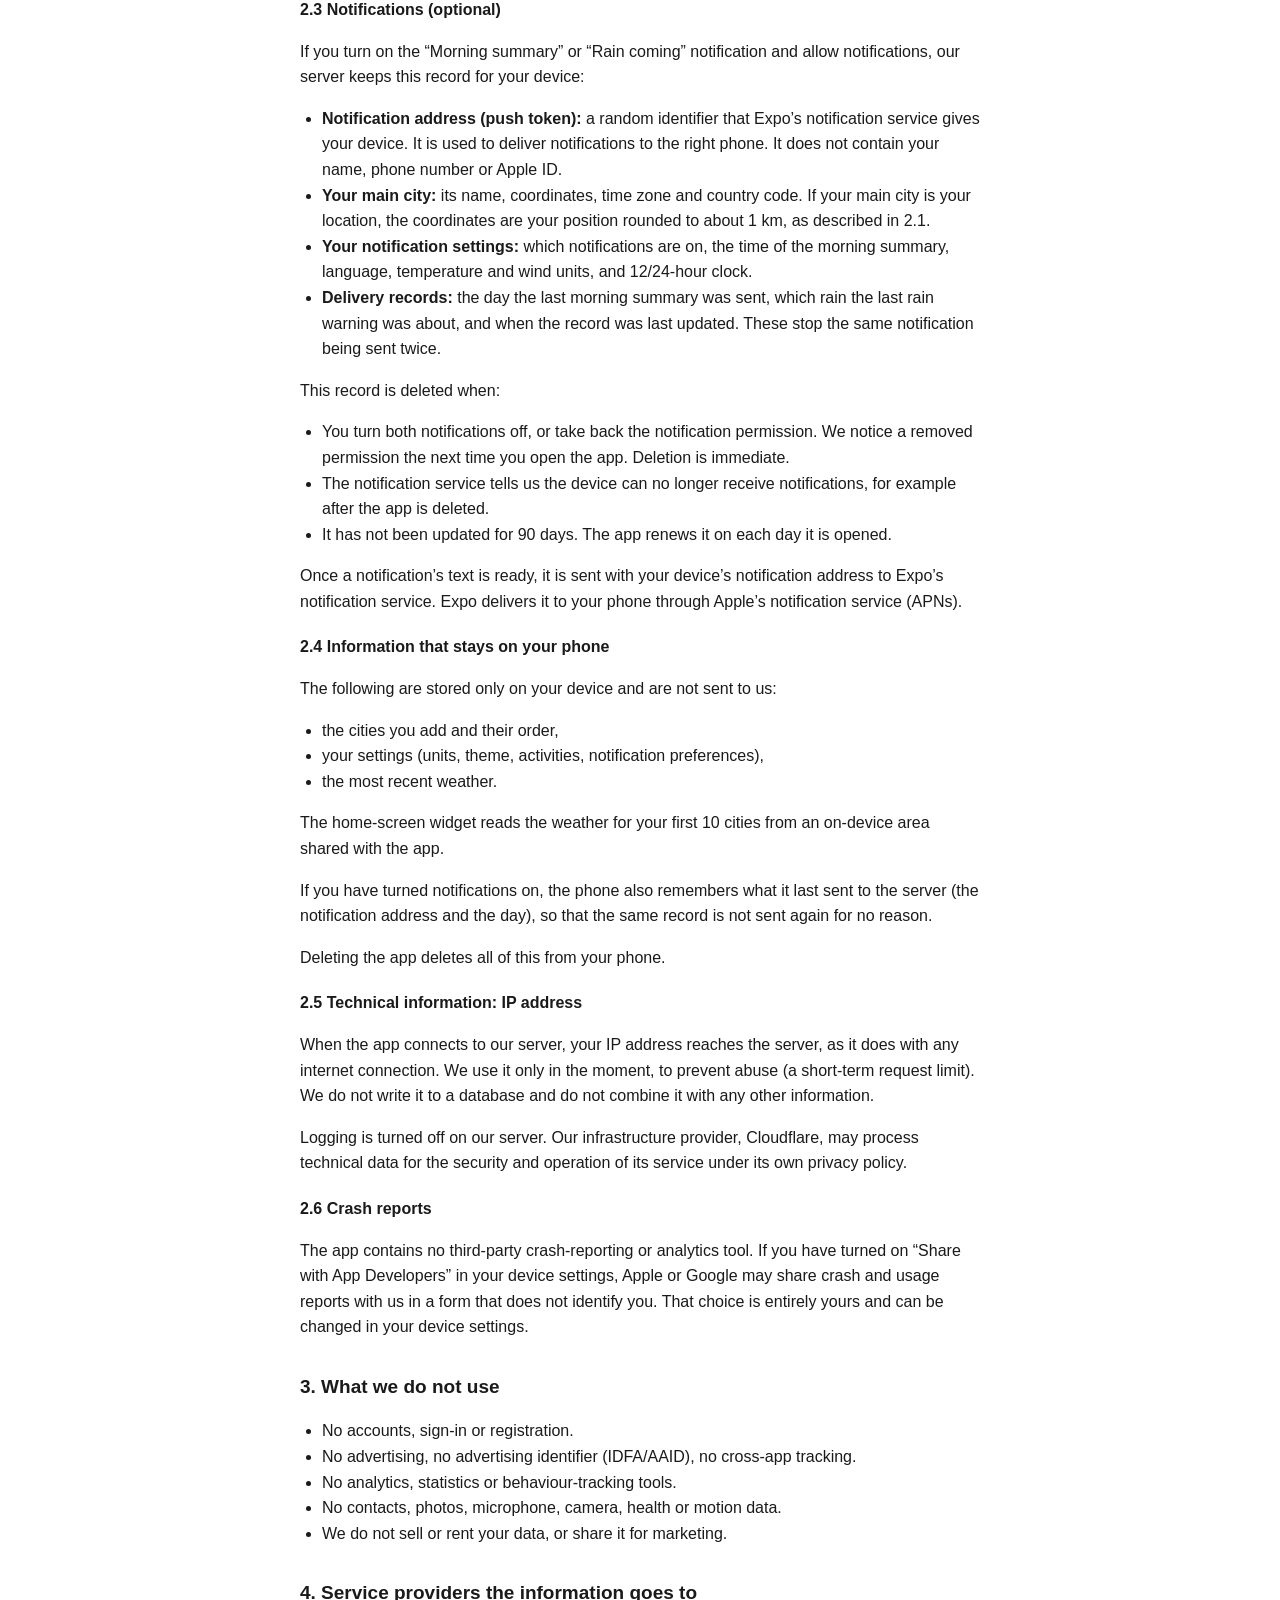
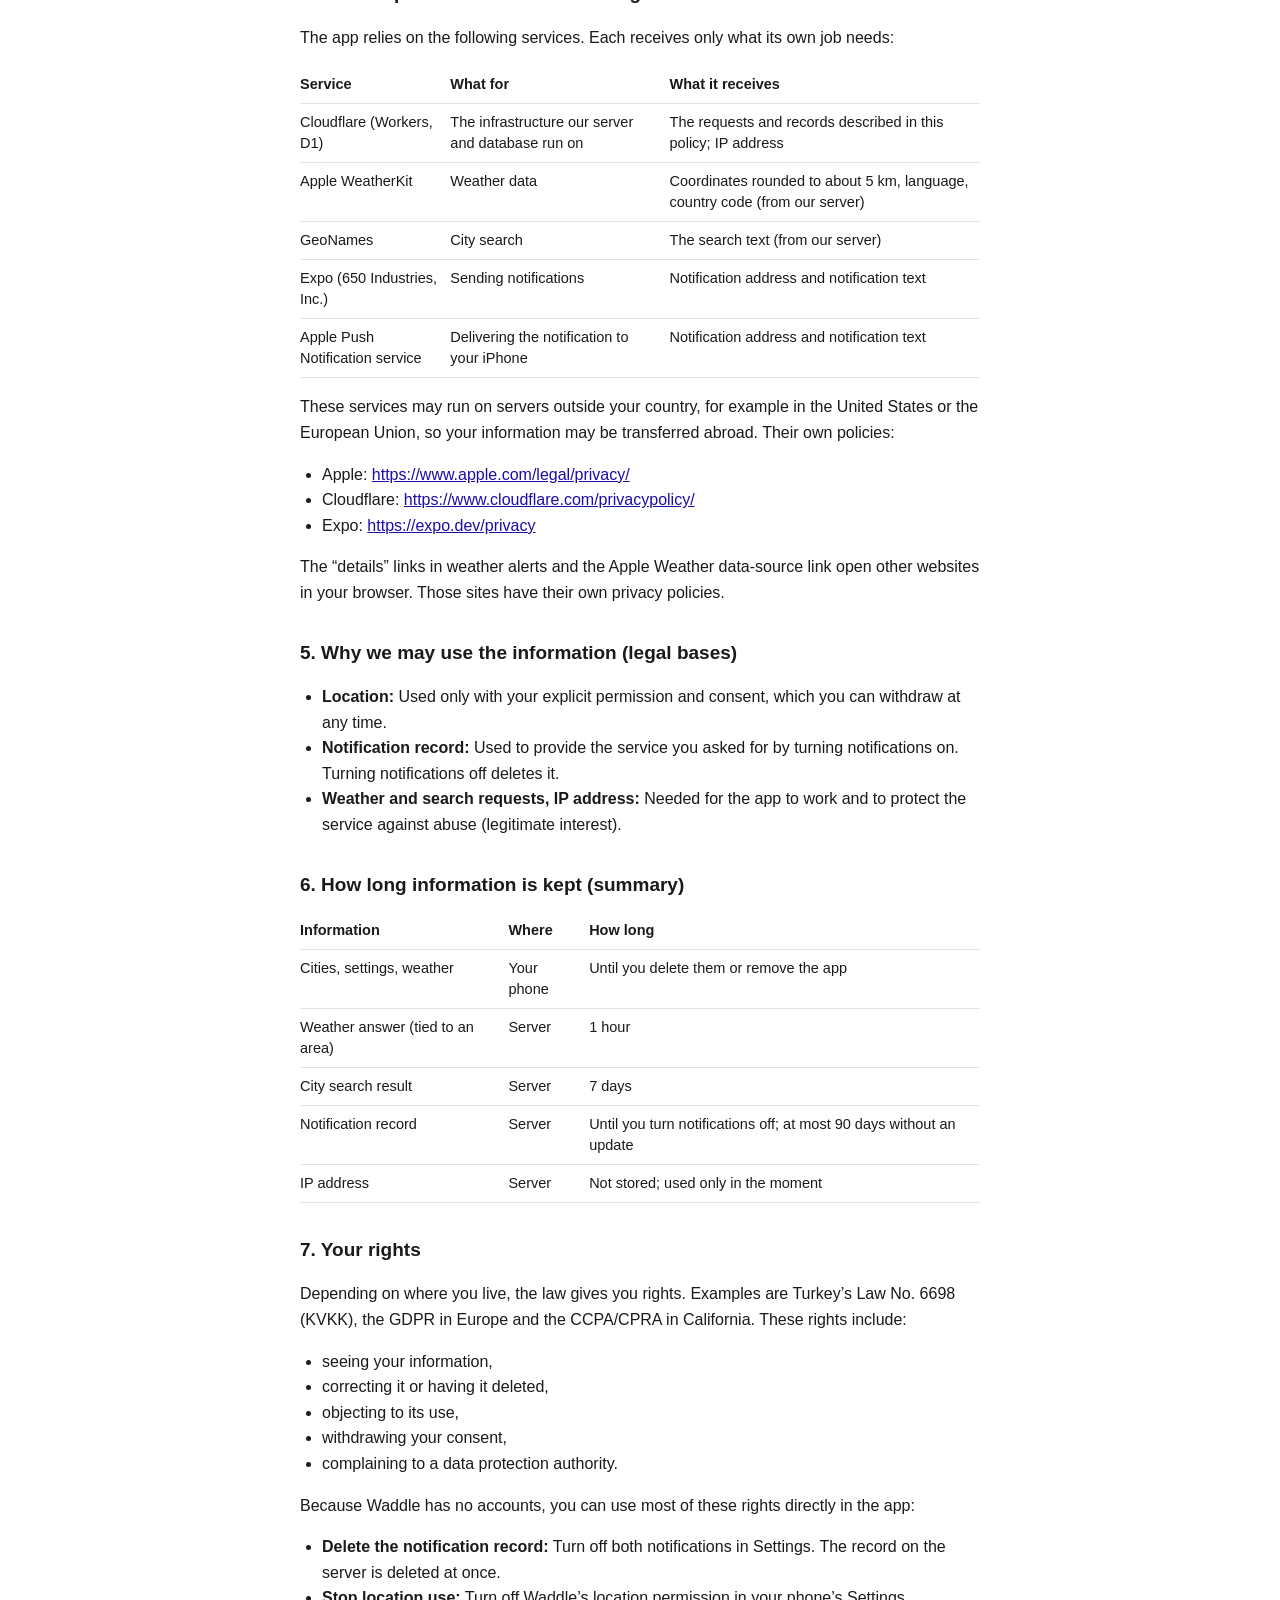
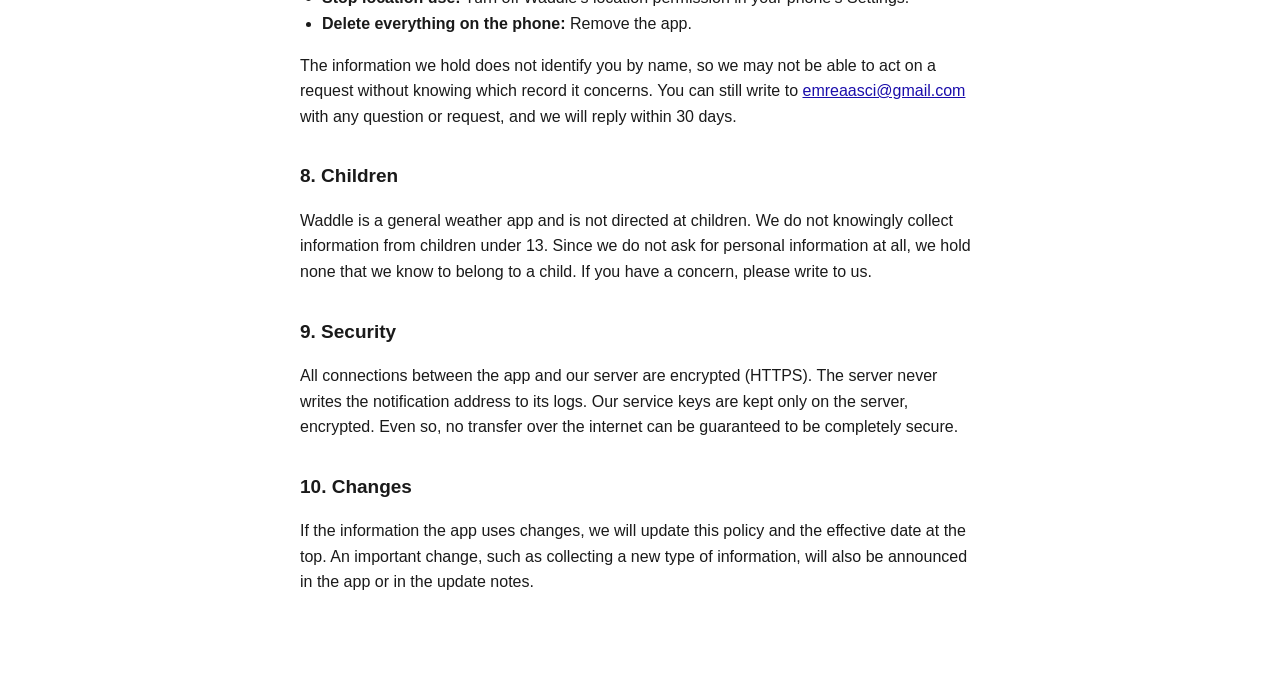
<file: apps/waddle/privacy/index.html>
<!doctype html>
<html lang="en">
<head>
  <meta charset="utf-8">
  <meta name="viewport" content="width=device-width, initial-scale=1">
  <title>Waddle — Privacy Policy</title>
  <meta name="description" content="How the Waddle weather app handles your data.">
  <link rel="icon" href="/assets/favicon.svg" type="image/svg+xml">
  <style>
    :root { color-scheme: light dark; --text: #1a1a1a; --muted: #6b6b6b; --line: #e2e2e2; --bg: #fff; --link: #1a0dab; }
    @media (prefers-color-scheme: dark) {
      :root { --text: #e8e8e8; --muted: #9a9a9a; --line: #333; --bg: #121212; --link: #8ab4f8; }
    }
    body { margin: 0; background: var(--bg); color: var(--text); font: 16px/1.6 -apple-system, BlinkMacSystemFont, "Segoe UI", Roboto, sans-serif; }
    main { max-width: 680px; margin: 0 auto; padding: 24px 16px 64px; }
    .top { display: flex; justify-content: space-between; gap: 12px; font-size: 14px; color: var(--muted); }
    .top a { color: var(--muted); }
    .langs a[aria-current="true"] { color: var(--text); text-decoration: none; font-weight: 600; }
    h1 { margin: 32px 0 4px; font-size: 26px; line-height: 1.25; }
    .date { margin: 0 0 24px; color: var(--muted); font-size: 14px; }
    h2 { margin: 32px 0 8px; font-size: 19px; }
    h3 { margin: 20px 0 4px; font-size: 16px; }
    ul { padding-left: 22px; }
    a { color: var(--link); }
    table { width: 100%; border-collapse: collapse; margin: 12px 0; font-size: 14.5px; line-height: 1.45; }
    th, td { padding: 8px 10px 8px 0; text-align: left; vertical-align: top; border-bottom: 1px solid var(--line); }
    th { font-weight: 600; }
    section + section { margin-top: 48px; padding-top: 8px; border-top: 1px solid var(--line); }
    html.one section + section { margin-top: 0; padding-top: 0; border-top: 0; }
    html.one section[hidden] { display: none; }
  </style>
  <!-- Cloudflare Web Analytics: çerezsiz ziyaretçi sayacı -->
  <script type='module' src='https://static.cloudflareinsights.com/beacon.min.js' data-cf-beacon='{"token": "93e00fd59190427faca7448471e89382"}'></script>
</head>
<body>
<main>
  <div class="top">
    <a href="/">emreasci.com</a>
    <nav class="langs" aria-label="Language">
      <a href="#en" data-lang="en">English</a> ·
      <a href="#tr" data-lang="tr">Türkçe</a>
    </nav>
  </div>

  <section id="en" lang="en">
    <h1>Waddle Privacy Policy</h1>
    <p class="date">Effective date: 1 November 2026</p>

    <p>This policy explains what information the Waddle weather app (iOS and Android) uses, where that information goes, how long it is kept, and what you can do about it.</p>

    <p>In short:</p>
    <ul><li>Waddle has no accounts. We never ask for your name, email address or phone number.</li><li>We use no advertising, no analytics tools and no tracking. We do not sell your data or share it with anyone for marketing.</li><li>Your location is used only while the app is open, only approximately, and only to show you the weather.</li><li>If you turn notifications on, our server keeps a notification address and a single city. Turning notifications off deletes that record at once.</li></ul>

    <h2>1. Who is responsible, and how to reach us</h2>
    <p>Waddle is developed and published by independent developer Emre Aşcı (“we” in this policy).</p>
    <p>Please send any privacy question, request or complaint to <a href="mailto:emreaasci@gmail.com">emreaasci@gmail.com</a>.</p>

    <h2>2. What we use</h2>
    <h3>2.1 Location (optional)</h3>
    <p>We use your location only if you turn on “Use my location”.</p>
    <ul><li><strong>When:</strong> Only while the app is in use (the “While Using the App” permission). We never take your location in the background and never ask for that permission.</li><li><strong>How precise:</strong> The lowest accuracy is requested. On iOS, “Approximate Location” is the default. The phone rounds the coordinates to about 1 km before the app uses them, so a more precise position never leaves your phone.</li><li><strong>What for:</strong><ul><li>To show the weather where you are.</li><li>If notifications are on and your main city is your location, to prepare notifications for that place (see 2.3).</li></ul></li><li><strong>Place names:</strong> Your phone’s operating system turns the coordinates into a place name such as “Istanbul”: Apple’s location services on iOS, your device’s location services on Android. Their own privacy terms apply to that step.</li><li><strong>Turning it off:</strong> You can turn off the location permission at any time in your phone’s Settings. The app keeps working with the cities you add.</li></ul>

    <h3>2.2 Weather and city search</h3>
    <p>To show a city’s weather, the app sends our server:</p>
    <ul><li>the city’s coordinates,</li><li>its time zone and country code,</li><li>the app’s language.</li></ul>
    <p>Our server rounds the coordinates to a grid of about 5 km. It asks Apple WeatherKit for the weather with those rounded coordinates only. The answer is kept for 1 hour for later requests from the same area. That record belongs to an area, not to a person or a device.</p>
    <p>When you search for a city, the text you type (e.g. “ista”) goes to our server and from there to the GeoNames place database. The request to GeoNames comes from our server, so your IP address and device details are not passed on to GeoNames. The search text and its results are kept for 7 days so that the same search is faster next time. That record is not linked to anyone either.</p>
    <p>Each request also carries the app’s version number.</p>

    <h3>2.3 Notifications (optional)</h3>
    <p>If you turn on the “Morning summary” or “Rain coming” notification and allow notifications, our server keeps this record for your device:</p>
    <ul><li><strong>Notification address (push token):</strong> a random identifier that Expo’s notification service gives your device. It is used to deliver notifications to the right phone. It does not contain your name, phone number or Apple ID.</li><li><strong>Your main city:</strong> its name, coordinates, time zone and country code. If your main city is your location, the coordinates are your position rounded to about 1 km, as described in 2.1.</li><li><strong>Your notification settings:</strong> which notifications are on, the time of the morning summary, language, temperature and wind units, and 12/24-hour clock.</li><li><strong>Delivery records:</strong> the day the last morning summary was sent, which rain the last rain warning was about, and when the record was last updated. These stop the same notification being sent twice.</li></ul>
    <p>This record is deleted when:</p>
    <ul><li>You turn both notifications off, or take back the notification permission. We notice a removed permission the next time you open the app. Deletion is immediate.</li><li>The notification service tells us the device can no longer receive notifications, for example after the app is deleted.</li><li>It has not been updated for 90 days. The app renews it on each day it is opened.</li></ul>
    <p>Once a notification’s text is ready, it is sent with your device’s notification address to Expo’s notification service. Expo delivers it to your phone through Apple’s notification service (APNs).</p>

    <h3>2.4 Information that stays on your phone</h3>
    <p>The following are stored only on your device and are not sent to us:</p>
    <ul><li>the cities you add and their order,</li><li>your settings (units, theme, activities, notification preferences),</li><li>the most recent weather.</li></ul>
    <p>The home-screen widget reads the weather for your first 10 cities from an on-device area shared with the app.</p>
    <p>If you have turned notifications on, the phone also remembers what it last sent to the server (the notification address and the day), so that the same record is not sent again for no reason.</p>
    <p>Deleting the app deletes all of this from your phone.</p>

    <h3>2.5 Technical information: IP address</h3>
    <p>When the app connects to our server, your IP address reaches the server, as it does with any internet connection. We use it only in the moment, to prevent abuse (a short-term request limit). We do not write it to a database and do not combine it with any other information.</p>
    <p>Logging is turned off on our server. Our infrastructure provider, Cloudflare, may process technical data for the security and operation of its service under its own privacy policy.</p>

    <h3>2.6 Crash reports</h3>
    <p>The app contains no third-party crash-reporting or analytics tool. If you have turned on “Share with App Developers” in your device settings, Apple or Google may share crash and usage reports with us in a form that does not identify you. That choice is entirely yours and can be changed in your device settings.</p>

    <h2>3. What we do not use</h2>
    <ul><li>No accounts, sign-in or registration.</li><li>No advertising, no advertising identifier (IDFA/AAID), no cross-app tracking.</li><li>No analytics, statistics or behaviour-tracking tools.</li><li>No contacts, photos, microphone, camera, health or motion data.</li><li>We do not sell or rent your data, or share it for marketing.</li></ul>

    <h2>4. Service providers the information goes to</h2>
    <p>The app relies on the following services. Each receives only what its own job needs:</p>
    <table><thead><tr><th>Service</th><th>What for</th><th>What it receives</th></tr></thead><tbody><tr><td>Cloudflare (Workers, D1)</td><td>The infrastructure our server and database run on</td><td>The requests and records described in this policy; IP address</td></tr><tr><td>Apple WeatherKit</td><td>Weather data</td><td>Coordinates rounded to about 5 km, language, country code (from our server)</td></tr><tr><td>GeoNames</td><td>City search</td><td>The search text (from our server)</td></tr><tr><td>Expo (650 Industries, Inc.)</td><td>Sending notifications</td><td>Notification address and notification text</td></tr><tr><td>Apple Push Notification service</td><td>Delivering the notification to your iPhone</td><td>Notification address and notification text</td></tr></tbody></table>
    <p>These services may run on servers outside your country, for example in the United States or the European Union, so your information may be transferred abroad. Their own policies:</p>
    <ul><li>Apple: <a href="https://www.apple.com/legal/privacy/" target="_blank" rel="noopener">https://www.apple.com/legal/privacy/</a></li><li>Cloudflare: <a href="https://www.cloudflare.com/privacypolicy/" target="_blank" rel="noopener">https://www.cloudflare.com/privacypolicy/</a></li><li>Expo: <a href="https://expo.dev/privacy" target="_blank" rel="noopener">https://expo.dev/privacy</a></li></ul>
    <p>The “details” links in weather alerts and the Apple Weather data-source link open other websites in your browser. Those sites have their own privacy policies.</p>

    <h2>5. Why we may use the information (legal bases)</h2>
    <ul><li><strong>Location:</strong> Used only with your explicit permission and consent, which you can withdraw at any time.</li><li><strong>Notification record:</strong> Used to provide the service you asked for by turning notifications on. Turning notifications off deletes it.</li><li><strong>Weather and search requests, IP address:</strong> Needed for the app to work and to protect the service against abuse (legitimate interest).</li></ul>

    <h2>6. How long information is kept (summary)</h2>
    <table><thead><tr><th>Information</th><th>Where</th><th>How long</th></tr></thead><tbody><tr><td>Cities, settings, weather</td><td>Your phone</td><td>Until you delete them or remove the app</td></tr><tr><td>Weather answer (tied to an area)</td><td>Server</td><td>1 hour</td></tr><tr><td>City search result</td><td>Server</td><td>7 days</td></tr><tr><td>Notification record</td><td>Server</td><td>Until you turn notifications off; at most 90 days without an update</td></tr><tr><td>IP address</td><td>Server</td><td>Not stored; used only in the moment</td></tr></tbody></table>

    <h2>7. Your rights</h2>
    <p>Depending on where you live, the law gives you rights. Examples are Turkey’s Law No. 6698 (KVKK), the GDPR in Europe and the CCPA/CPRA in California. These rights include:</p>
    <ul><li>seeing your information,</li><li>correcting it or having it deleted,</li><li>objecting to its use,</li><li>withdrawing your consent,</li><li>complaining to a data protection authority.</li></ul>
    <p>Because Waddle has no accounts, you can use most of these rights directly in the app:</p>
    <ul><li><strong>Delete the notification record:</strong> Turn off both notifications in Settings. The record on the server is deleted at once.</li><li><strong>Stop location use:</strong> Turn off Waddle’s location permission in your phone’s Settings.</li><li><strong>Delete everything on the phone:</strong> Remove the app.</li></ul>
    <p>The information we hold does not identify you by name, so we may not be able to act on a request without knowing which record it concerns. You can still write to <a href="mailto:emreaasci@gmail.com">emreaasci@gmail.com</a> with any question or request, and we will reply within 30 days.</p>

    <h2>8. Children</h2>
    <p>Waddle is a general weather app and is not directed at children. We do not knowingly collect information from children under 13. Since we do not ask for personal information at all, we hold none that we know to belong to a child. If you have a concern, please write to us.</p>

    <h2>9. Security</h2>
    <p>All connections between the app and our server are encrypted (HTTPS). The server never writes the notification address to its logs. Our service keys are kept only on the server, encrypted. Even so, no transfer over the internet can be guaranteed to be completely secure.</p>

    <h2>10. Changes</h2>
    <p>If the information the app uses changes, we will update this policy and the effective date at the top. An important change, such as collecting a new type of information, will also be announced in the app or in the update notes.</p>
  </section>

  <section id="tr" lang="tr">
    <h1>Waddle Gizlilik Politikası</h1>
    <p class="date">Yürürlük tarihi: 1 Kasım 2026</p>

    <p>Bu politika, Waddle hava durumu uygulamasının (iOS ve Android) hangi bilgileri kullandığını, bu bilgilerin nereye gittiğini, ne kadar süre tutulduğunu ve bu konuda neler yapabileceğinizi anlatır.</p>

    <p>Kısaca:</p>
    <ul><li>Waddle’da hesap yok. Adınızı, e-postanızı ya da telefon numaranızı hiçbir zaman istemeyiz.</li><li>Reklam, analiz aracı ya da izleme (tracking) kullanmayız. Verilerinizi satmayız ve kimseyle pazarlama amacıyla paylaşmayız.</li><li>Konumunuz yalnızca uygulama açıkken ve yaklaşık olarak kullanılır. Yalnızca hava durumunu göstermek için kullanılır.</li><li>Bildirimleri açarsanız sunucumuz bir bildirim adresi ve tek bir şehir saklar. Bildirimleri kapattığınızda bu kayıt hemen silinir.</li></ul>

    <h2>1. Sorumlu kişi ve iletişim</h2>
    <p>Waddle’ı bağımsız geliştirici Emre Aşcı geliştirir ve yayınlar. Bu politikada “biz” dendiğinde o kastedilir.</p>
    <p>Gizlilikle ilgili her soru, istek ve şikâyet için bize <a href="mailto:emreaasci@gmail.com">emreaasci@gmail.com</a> adresinden yazabilirsiniz.</p>

    <h2>2. Hangi bilgileri kullanıyoruz?</h2>
    <h3>2.1 Konum (isteğe bağlı)</h3>
    <p>Konumunuzu yalnızca “Konumumu kullan” seçeneğini açarsanız kullanırız.</p>
    <ul><li><strong>Ne zaman:</strong> Yalnızca uygulama kullanılırken (“Uygulamayı Kullanırken” izni). Arka planda konum almayız; bu izni hiç istemeyiz.</li><li><strong>Ne kadar hassas:</strong> En düşük hassasiyet istenir. iOS’ta varsayılan olarak “Yaklaşık Konum” kullanılır. Telefondan alınan koordinatlar, telefonun içinde yaklaşık 1 km’lik hassasiyete yuvarlanır. Bundan daha hassas bir konum telefonunuzdan hiç çıkmaz.</li><li><strong>Ne için:</strong><ul><li>Bulunduğunuz yerin hava durumunu göstermek.</li><li>Bildirimler açıksa ve ana şehriniz konumunuzsa, o yerin bildirimlerini hazırlamak (bkz. 2.3).</li></ul></li><li><strong>Yer adı:</strong> Koordinatları “İstanbul” gibi bir yer adına telefonunuzun kendi işletim sistemi çevirir: iOS’ta Apple’ın, Android’de cihazınızın konum servisleri. Bu işlem o hizmetlerin kendi gizlilik koşullarına tabidir.</li><li><strong>İzni geri alma:</strong> Konum iznini dilediğiniz zaman telefonunuzun Ayarlar bölümünden kapatabilirsiniz. Uygulama, eklediğiniz şehirlerle çalışmaya devam eder.</li></ul>

    <h3>2.2 Hava durumu ve şehir araması</h3>
    <p>Bir şehrin hava durumunu göstermek için uygulama sunucumuza şunları gönderir:</p>
    <ul><li>şehrin koordinatları,</li><li>şehrin saat dilimi ve ülke kodu,</li><li>uygulamanın dili.</li></ul>
    <p>Sunucumuz koordinatları yaklaşık 5 km’lik bir ızgaraya yuvarlar. Hava durumunu yalnızca bu yuvarlanmış koordinatlarla Apple WeatherKit’ten ister. Gelen yanıt aynı bölgeden gelecek sonraki istekler için 1 saat saklanır. Bu kayıt bir kişiye ya da cihaza değil, yalnızca bir bölgeye bağlıdır.</p>
    <p>Şehir ararken yazdığınız metin (ör. “ista”) sunucumuza, oradan da yer adları veritabanı GeoNames’e gönderilir. GeoNames’e istek sunucumuzdan gider; IP adresiniz ya da cihaz bilginiz GeoNames’e iletilmez. Arama metni ve sonuçları, aynı aramayı hızlandırmak için 7 gün saklanır. Bu kayıt da kimseye bağlı değildir.</p>
    <p>Her istekte uygulamanın sürüm numarası da gönderilir.</p>

    <h3>2.3 Bildirimler (isteğe bağlı)</h3>
    <p>“Sabah özeti” ya da “Yağmur geliyor” bildirimlerinden birini açarsanız ve bildirim izni verirseniz, sunucumuz cihazınız için şu kaydı saklar:</p>
    <ul><li><strong>Bildirim adresi (push token):</strong> Expo’nun bildirim hizmetinin cihazınıza verdiği rastgele bir kimlik. Bildirimi doğru telefona ulaştırmaya yarar. Adınızı, telefon numaranızı ya da Apple Kimliğinizi içermez.</li><li><strong>Ana şehriniz:</strong> adı, koordinatları, saat dilimi ve ülke kodu. Ana şehriniz konumunuzsa koordinatlar, 2.1’de anlatılan yaklaşık 1 km’ye yuvarlanmış konumdur.</li><li><strong>Bildirim ayarlarınız:</strong> hangi bildirimlerin açık olduğu, sabah özetinin saati, dil, sıcaklık ve rüzgâr birimi, 12/24 saat biçimi.</li><li><strong>Gönderim kayıtları:</strong> son sabah özetinin gönderildiği gün, son yağmur uyarısının hangi yağmur için gönderildiği ve kaydın son güncellenme zamanı. Bunlar aynı bildirimi iki kez göndermemek içindir.</li></ul>
    <p>Bu kayıt şu durumlarda silinir:</p>
    <ul><li>İki bildirimi de kapattığınızda ya da bildirim iznini geri aldığınızda (bunu uygulamayı bir sonraki açışınızda fark ederiz). Silme hemen yapılır.</li><li>Bildirim hizmeti cihazın artık bildirim alamadığını bildirdiğinde, örneğin uygulama silindiğinde.</li><li>90 gün boyunca hiç güncellenmezse. Uygulama, açıldığı her gün kaydı yeniler.</li></ul>
    <p>Bildirim metni hazırlandıktan sonra cihazınızın bildirim adresiyle birlikte Expo’nun bildirim hizmetine gönderilir. Expo da bildirimi Apple’ın bildirim hizmeti (APNs) üzerinden telefonunuza ulaştırır.</p>

    <h3>2.4 Yalnızca telefonunuzda kalan bilgiler</h3>
    <p>Aşağıdakiler yalnızca cihazınızda saklanır ve bize gönderilmez:</p>
    <ul><li>eklediğiniz şehirler ve sıraları,</li><li>ayarlarınız (birimler, tema, etkinlikler, bildirim tercihleri),</li><li>son alınan hava durumu bilgileri.</li></ul>
    <p>Ana ekran widget’ı, ilk 10 şehrinizin hava durumunu uygulamayla paylaşılan cihaz içi bir alandan okur.</p>
    <p>Bildirimleri bir kez açtıysanız, sunucuya en son ne gönderildiğini (bildirim adresi ve günü) de telefonunuzda saklarız. Böylece aynı kayıt gereksiz yere tekrar gönderilmez.</p>
    <p>Uygulamayı sildiğinizde bu bilgilerin tamamı telefonunuzdan silinir.</p>

    <h3>2.5 Teknik bilgiler: IP adresi</h3>
    <p>Uygulama sunucumuza her bağlandığında IP adresiniz, internetin çalışma biçimi gereği sunucumuza ulaşır. IP adresini yalnızca kötüye kullanımı önlemek için anlık olarak kullanırız (kısa süreli bir istek sınırı uygulanır). Bunu bir veritabanına yazmayız ve başka bir bilgiyle eşleştirmeyiz.</p>
    <p>Sunucumuzun kayıt (log) tutma özelliği kapalıdır. Altyapı sağlayıcımız Cloudflare, hizmetin güvenliği ve işleyişi için kendi gizlilik politikası kapsamında teknik veriler işleyebilir.</p>

    <h3>2.6 Çökme raporları</h3>
    <p>Uygulamada üçüncü taraf bir çökme ya da analiz aracı yoktur. Cihazınızın ayarlarında “Uygulama geliştiricileriyle paylaş” seçeneğini açtıysanız, Apple ya da Google çökme ve kullanım raporlarını kişisel kimlik içermeyecek biçimde bizimle paylaşabilir. Bu tercih tamamen sizin elinizdedir ve cihaz ayarlarından değiştirilebilir.</p>

    <h2>3. Kullanmadığımız şeyler</h2>
    <ul><li>Hesap, giriş ya da kayıt yoktur.</li><li>Reklam, reklam kimliği (IDFA/AAID) ve uygulamalar arası izleme yoktur.</li><li>Analiz, istatistik ya da davranış takibi yapan bir araç yoktur.</li><li>Kişiler, fotoğraflar, mikrofon, kamera, sağlık ya da hareket verileri kullanılmaz.</li><li>Verilerinizi satmayız, kiralamayız ve pazarlama amacıyla paylaşmayız.</li></ul>

    <h2>4. Bilgilerin gittiği hizmet sağlayıcılar</h2>
    <p>Uygulamanın çalışması için şu hizmetleri kullanıyoruz. Her biri yalnızca kendi işi için gereken bilgiyi alır:</p>
    <table><thead><tr><th>Hizmet</th><th>Ne için</th><th>Aldığı bilgi</th></tr></thead><tbody><tr><td>Cloudflare (Workers, D1)</td><td>Sunucumuzun ve veritabanımızın çalıştığı altyapı</td><td>Bu politikada anlatılan istekler ve kayıtlar, IP adresi</td></tr><tr><td>Apple WeatherKit</td><td>Hava durumu verisi</td><td>Yaklaşık 5 km’ye yuvarlanmış koordinatlar, dil, ülke kodu (sunucumuzdan)</td></tr><tr><td>GeoNames</td><td>Şehir araması</td><td>Arama metni (sunucumuzdan)</td></tr><tr><td>Expo (650 Industries, Inc.)</td><td>Bildirimlerin gönderilmesi</td><td>Bildirim adresi ve bildirim metni</td></tr><tr><td>Apple Push Notification service</td><td>Bildirimin iPhone’a ulaştırılması</td><td>Bildirim adresi ve bildirim metni</td></tr></tbody></table>
    <p>Bu hizmetlerin sunucuları Türkiye dışında, örneğin ABD’de ya da Avrupa Birliği’nde bulunabilir. Bilgileriniz bu nedenle yurt dışına aktarılabilir. Kendi politikaları:</p>
    <ul><li>Apple: <a href="https://www.apple.com/legal/privacy/" target="_blank" rel="noopener">https://www.apple.com/legal/privacy/</a></li><li>Cloudflare: <a href="https://www.cloudflare.com/privacypolicy/" target="_blank" rel="noopener">https://www.cloudflare.com/privacypolicy/</a></li><li>Expo: <a href="https://expo.dev/privacy" target="_blank" rel="noopener">https://expo.dev/privacy</a></li></ul>
    <p>Hava durumu uyarılarındaki “ayrıntılar” bağlantıları ve Apple Hava Durumu veri kaynağı bağlantısı tarayıcınızda başka sitelerde açılır. O siteler kendi gizlilik politikalarına tabidir.</p>

    <h2>5. Bilgileri hangi gerekçeyle kullanıyoruz?</h2>
    <ul><li><strong>Konum:</strong> Yalnızca açık izninize ve rızanıza dayanarak kullanılır. İzni istediğiniz zaman geri alabilirsiniz.</li><li><strong>Bildirim kaydı:</strong> Bildirimleri açarak istediğiniz hizmeti sunmak için kullanılır. Bildirimleri kapattığınızda kayıt silinir.</li><li><strong>Hava durumu ve arama istekleri, IP adresi:</strong> Uygulamanın çalışması ve hizmetin kötüye kullanılmaya karşı korunması için gereklidir (meşru menfaat).</li></ul>

    <h2>6. Saklama süreleri (özet)</h2>
    <table><thead><tr><th>Bilgi</th><th>Nerede</th><th>Ne kadar</th></tr></thead><tbody><tr><td>Şehirler, ayarlar, hava durumu</td><td>Telefonunuz</td><td>Siz silene ya da uygulamayı kaldırana kadar</td></tr><tr><td>Hava durumu yanıtı (bölgeye bağlı)</td><td>Sunucu</td><td>1 saat</td></tr><tr><td>Şehir araması sonucu</td><td>Sunucu</td><td>7 gün</td></tr><tr><td>Bildirim kaydı</td><td>Sunucu</td><td>Bildirimleri kapatana kadar, en fazla 90 gün güncellenmeden</td></tr><tr><td>IP adresi</td><td>Sunucu</td><td>Saklanmaz, yalnızca anlık kullanılır</td></tr></tbody></table>

    <h2>7. Haklarınız</h2>
    <p>Bulunduğunuz ülkenin yasaları size bazı haklar tanır. Örneğin Türkiye’de 6698 sayılı KVKK, Avrupa’da GDPR, ABD’de Kaliforniya’nın CCPA/CPRA yasası. Bu haklar şunları kapsar:</p>
    <ul><li>bilgilerinize erişme,</li><li>bilgilerinizi düzeltme ya da sildirme,</li><li>işlemeye itiraz etme,</li><li>rızanızı geri alma,</li><li>bir veri koruma kurumuna şikâyette bulunma.</li></ul>
    <p>Waddle’da hesap olmadığı için bu hakların çoğunu doğrudan uygulamadan kullanabilirsiniz:</p>
    <ul><li><strong>Bildirim kaydını silmek:</strong> Ayarlar’da iki bildirimi de kapatın; sunucudaki kayıt hemen silinir.</li><li><strong>Konumu durdurmak:</strong> Telefonunuzun Ayarlar bölümünden Waddle’ın konum iznini kapatın.</li><li><strong>Telefondaki her şeyi silmek:</strong> Uygulamayı kaldırın.</li></ul>
    <p>Elimizdeki bilgiler sizi adınızla tanımlamadığı için, bir isteği hangi kayda ait olduğunu bilmeden yerine getiremeyebiliriz. Yine de her soru ve isteğiniz için <a href="mailto:emreaasci@gmail.com">emreaasci@gmail.com</a> adresine yazabilirsiniz. En geç 30 gün içinde yanıt veririz.</p>

    <h2>8. Çocuklar</h2>
    <p>Waddle genel bir hava durumu uygulamasıdır ve çocuklara yönelik değildir. 13 yaşın altındaki çocuklardan bilerek bilgi toplamayız. Kişisel bilgi zaten istemediğimiz için bir çocuğa ait olduğunu bildiğimiz bir bilgi de bulunmaz. Bir endişeniz varsa bize yazın.</p>

    <h2>9. Güvenlik</h2>
    <p>Uygulama ile sunucumuz arasındaki tüm bağlantılar şifrelidir (HTTPS). Sunucu, bildirim adresini kayıtlarına (log) hiçbir zaman yazmaz. Hizmet anahtarlarımız yalnızca sunucu tarafında, şifreli olarak saklanır. Yine de internet üzerinden yapılan hiçbir aktarımın tamamen güvenli olduğu garanti edilemez.</p>

    <h2>10. Değişiklikler</h2>
    <p>Uygulamanın kullandığı bilgiler değişirse bu politikayı güncelleriz ve en üstteki yürürlük tarihini yenileriz. Önemli bir değişiklik, örneğin yeni bir bilgi türünün toplanması, uygulama içinde ya da güncelleme notlarında ayrıca duyurulur.</p>
  </section>
</main>
<script>
  // JS varsa tek dil gösterilir: adresteki #tr/#en, yoksa tarayıcı dili. JS yoksa iki dil alt alta görünür.
  (function () {
    var root = document.documentElement;
    var sections = { en: document.getElementById('en'), tr: document.getElementById('tr') };
    var links = document.querySelectorAll('.langs a');
    function show(lang) {
      root.classList.add('one');
      root.lang = lang;
      Object.keys(sections).forEach(function (k) { sections[k].hidden = k !== lang; });
      links.forEach(function (a) { a.setAttribute('aria-current', String(a.dataset.lang === lang)); });
      document.title = lang === 'tr' ? 'Waddle — Gizlilik Politikası' : 'Waddle — Privacy Policy';
    }
    function pick() {
      var hash = location.hash.slice(1);
      if (sections[hash]) return hash;
      return /^tr\b/i.test(navigator.language || '') ? 'tr' : 'en';
    }
    links.forEach(function (a) {
      a.addEventListener('click', function (e) { e.preventDefault(); history.replaceState(null, '', '#' + a.dataset.lang); show(a.dataset.lang); window.scrollTo(0, 0); });
    });
    window.addEventListener('hashchange', function () { show(pick()); window.scrollTo(0, 0); });
    show(pick());
    // #tr ile açılınca tarayıcı bölüme atlar; tek dil gösterildiği için sayfa üstten başlasın
    window.addEventListener('load', function () { window.scrollTo(0, 0); });
  })();
</script>
</body>
</html>
</file>
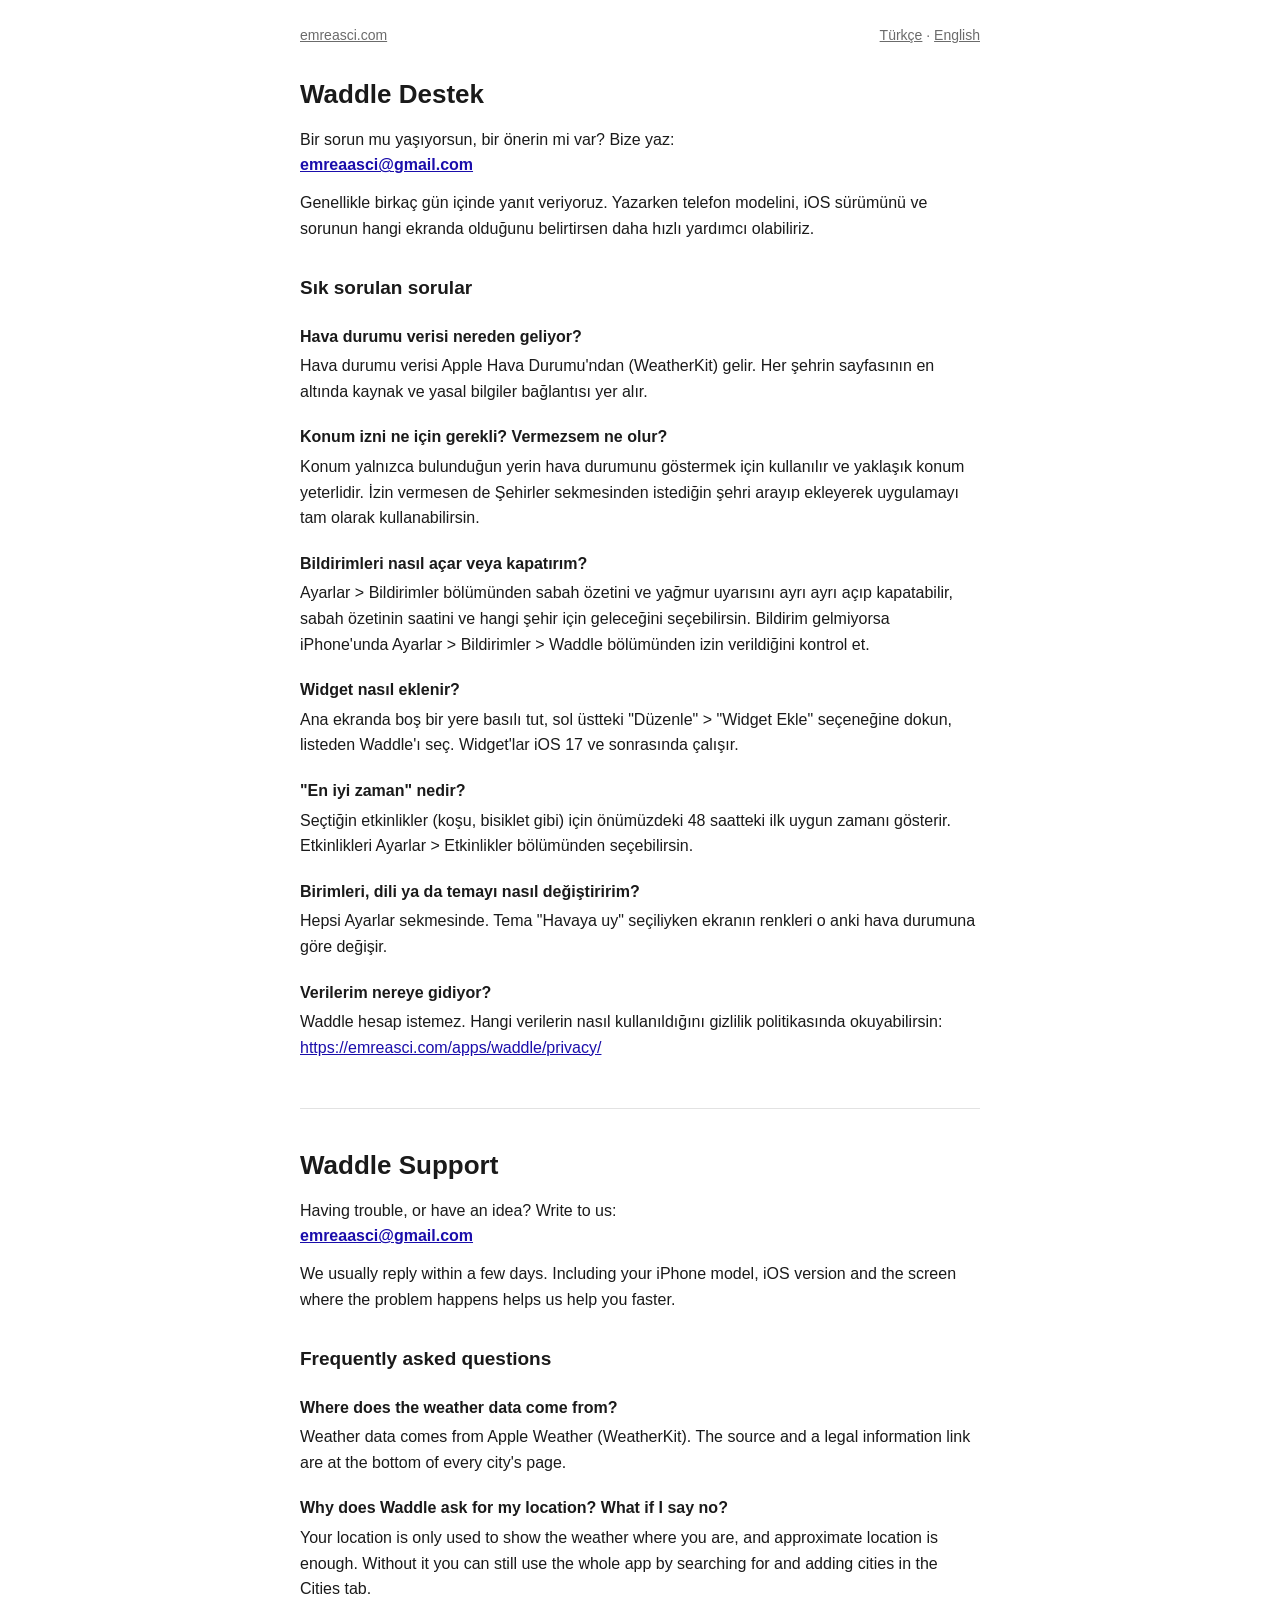
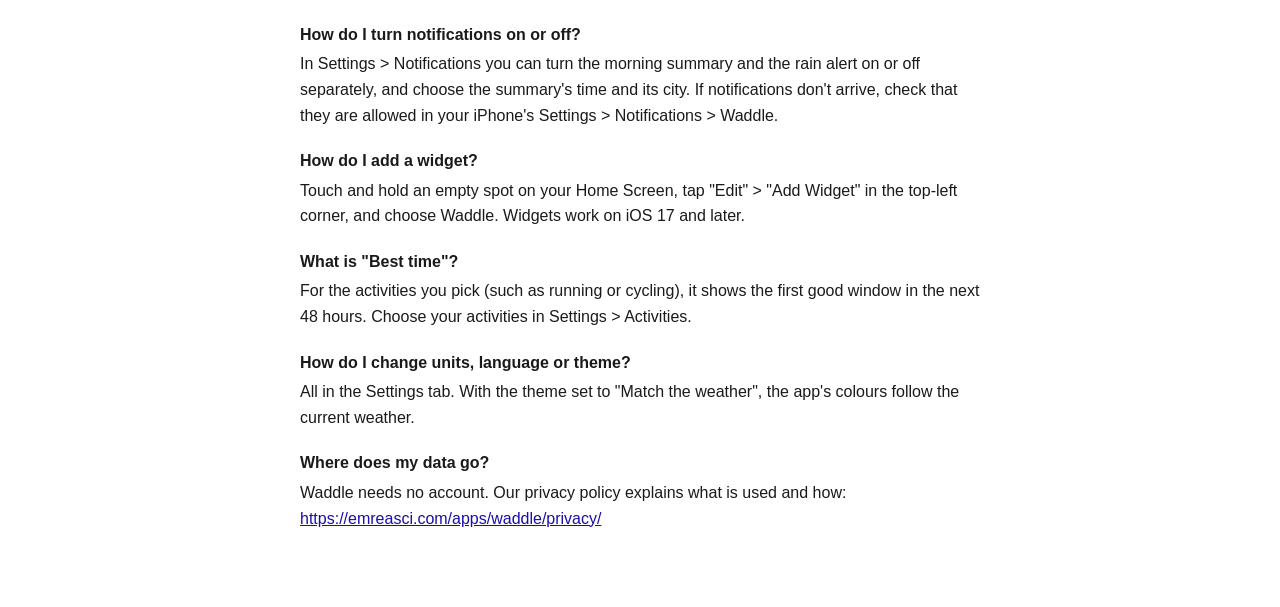
<file: apps/waddle/support/index.html>
<!doctype html>
<html lang="tr">
<head>
  <meta charset="utf-8">
  <meta name="viewport" content="width=device-width, initial-scale=1">
  <title>Waddle — Destek / Support</title>
  <meta name="description" content="Waddle hava durumu uygulaması için destek ve sık sorulan sorular. Support and FAQ for the Waddle weather app.">
  <link rel="icon" href="/assets/favicon.svg" type="image/svg+xml">
  <style>
    :root { color-scheme: light dark; --text: #1a1a1a; --muted: #6b6b6b; --line: #e2e2e2; --bg: #fff; --link: #1a0dab; }
    @media (prefers-color-scheme: dark) {
      :root { --text: #e8e8e8; --muted: #9a9a9a; --line: #333; --bg: #121212; --link: #8ab4f8; }
    }
    body { margin: 0; background: var(--bg); color: var(--text); font: 16px/1.6 -apple-system, BlinkMacSystemFont, "Segoe UI", Roboto, sans-serif; }
    main { max-width: 680px; margin: 0 auto; padding: 24px 16px 64px; }
    .top { display: flex; justify-content: space-between; gap: 12px; font-size: 14px; color: var(--muted); }
    .top a { color: var(--muted); }
    h1 { margin: 32px 0 16px; font-size: 26px; line-height: 1.25; }
    h2 { margin: 32px 0 8px; font-size: 19px; }
    h3 { margin: 20px 0 4px; font-size: 16px; }
    p { margin: 0 0 12px; }
    a { color: var(--link); }
    section + section { margin-top: 48px; padding-top: 8px; border-top: 1px solid var(--line); }
  </style>
  <!-- Cloudflare Web Analytics: çerezsiz ziyaretçi sayacı -->
  <script type='module' src='https://static.cloudflareinsights.com/beacon.min.js' data-cf-beacon='{"token": "93e00fd59190427faca7448471e89382"}'></script>
</head>
<body>
<main>
  <div class="top">
    <a href="/">emreasci.com</a>
    <nav aria-label="Dil / Language">
      <a href="#tr">Türkçe</a> ·
      <a href="#en">English</a>
    </nav>
  </div>

  <section id="tr" lang="tr">
    <h1>Waddle Destek</h1>
    <p>Bir sorun mu yaşıyorsun, bir önerin mi var? Bize yaz:<br>
    <strong><a href="mailto:emreaasci@gmail.com">emreaasci@gmail.com</a></strong></p>
    <p>Genellikle birkaç gün içinde yanıt veriyoruz. Yazarken telefon modelini, iOS sürümünü ve sorunun hangi ekranda olduğunu belirtirsen daha hızlı yardımcı olabiliriz.</p>

    <h2>Sık sorulan sorular</h2>

    <h3>Hava durumu verisi nereden geliyor?</h3>
    <p>Hava durumu verisi Apple Hava Durumu'ndan (WeatherKit) gelir. Her şehrin sayfasının en altında kaynak ve yasal bilgiler bağlantısı yer alır.</p>

    <h3>Konum izni ne için gerekli? Vermezsem ne olur?</h3>
    <p>Konum yalnızca bulunduğun yerin hava durumunu göstermek için kullanılır ve yaklaşık konum yeterlidir. İzin vermesen de Şehirler sekmesinden istediğin şehri arayıp ekleyerek uygulamayı tam olarak kullanabilirsin.</p>

    <h3>Bildirimleri nasıl açar veya kapatırım?</h3>
    <p>Ayarlar &gt; Bildirimler bölümünden sabah özetini ve yağmur uyarısını ayrı ayrı açıp kapatabilir, sabah özetinin saatini ve hangi şehir için geleceğini seçebilirsin. Bildirim gelmiyorsa iPhone'unda Ayarlar &gt; Bildirimler &gt; Waddle bölümünden izin verildiğini kontrol et.</p>

    <h3>Widget nasıl eklenir?</h3>
    <p>Ana ekranda boş bir yere basılı tut, sol üstteki "Düzenle" &gt; "Widget Ekle" seçeneğine dokun, listeden Waddle'ı seç. Widget'lar iOS 17 ve sonrasında çalışır.</p>

    <h3>"En iyi zaman" nedir?</h3>
    <p>Seçtiğin etkinlikler (koşu, bisiklet gibi) için önümüzdeki 48 saatteki ilk uygun zamanı gösterir. Etkinlikleri Ayarlar &gt; Etkinlikler bölümünden seçebilirsin.</p>

    <h3>Birimleri, dili ya da temayı nasıl değiştiririm?</h3>
    <p>Hepsi Ayarlar sekmesinde. Tema "Havaya uy" seçiliyken ekranın renkleri o anki hava durumuna göre değişir.</p>

    <h3>Verilerim nereye gidiyor?</h3>
    <p>Waddle hesap istemez. Hangi verilerin nasıl kullanıldığını gizlilik politikasında okuyabilirsin: <a href="https://emreasci.com/apps/waddle/privacy/">https://emreasci.com/apps/waddle/privacy/</a></p>
  </section>

  <section id="en" lang="en">
    <h1>Waddle Support</h1>
    <p>Having trouble, or have an idea? Write to us:<br>
    <strong><a href="mailto:emreaasci@gmail.com">emreaasci@gmail.com</a></strong></p>
    <p>We usually reply within a few days. Including your iPhone model, iOS version and the screen where the problem happens helps us help you faster.</p>

    <h2>Frequently asked questions</h2>

    <h3>Where does the weather data come from?</h3>
    <p>Weather data comes from Apple Weather (WeatherKit). The source and a legal information link are at the bottom of every city's page.</p>

    <h3>Why does Waddle ask for my location? What if I say no?</h3>
    <p>Your location is only used to show the weather where you are, and approximate location is enough. Without it you can still use the whole app by searching for and adding cities in the Cities tab.</p>

    <h3>How do I turn notifications on or off?</h3>
    <p>In Settings &gt; Notifications you can turn the morning summary and the rain alert on or off separately, and choose the summary's time and its city. If notifications don't arrive, check that they are allowed in your iPhone's Settings &gt; Notifications &gt; Waddle.</p>

    <h3>How do I add a widget?</h3>
    <p>Touch and hold an empty spot on your Home Screen, tap "Edit" &gt; "Add Widget" in the top-left corner, and choose Waddle. Widgets work on iOS 17 and later.</p>

    <h3>What is "Best time"?</h3>
    <p>For the activities you pick (such as running or cycling), it shows the first good window in the next 48 hours. Choose your activities in Settings &gt; Activities.</p>

    <h3>How do I change units, language or theme?</h3>
    <p>All in the Settings tab. With the theme set to "Match the weather", the app's colours follow the current weather.</p>

    <h3>Where does my data go?</h3>
    <p>Waddle needs no account. Our privacy policy explains what is used and how: <a href="https://emreasci.com/apps/waddle/privacy/">https://emreasci.com/apps/waddle/privacy/</a></p>
  </section>
</main>
</body>
</html>
</file>
<file: css/style.css>
:root {
  --bg: #0b1020;
  --bg-2: #111831;
  --surface: #141c36;
  --surface-2: #1b2445;
  --border: rgba(148, 163, 184, 0.16);
  --border-strong: rgba(148, 163, 184, 0.32);
  --text: #e6ebf5;
  --muted: #94a3b8;
  --accent: #22d3ee;
  --accent-ink: #04252c;
  --accent-soft: rgba(34, 211, 238, 0.12);
  --accent-2: #f472b6;
  --accent-2-ink: #4a0d2a;
  --phone-frame: #cbd5e1;
  --radius: 14px;
  --maxw: 1160px;
  --font: ui-sans-serif, system-ui, -apple-system, "Segoe UI", Roboto, "Helvetica Neue", Arial, sans-serif;
  --mono: ui-monospace, SFMono-Regular, Menlo, Consolas, monospace;
  color-scheme: dark;
}

@media (prefers-color-scheme: light) {
  :root {
    --bg: #f6f8fc;
    --bg-2: #eef2f9;
    --surface: #ffffff;
    --surface-2: #f1f5fb;
    --border: rgba(15, 23, 42, 0.1);
    --border-strong: rgba(15, 23, 42, 0.2);
    --text: #0f172a;
    --muted: #526079;
    --accent: #0e7490;
    --accent-ink: #ffffff;
    --accent-soft: rgba(14, 116, 144, 0.1);
    --accent-2: #db2777;
    --accent-2-ink: #ffffff;
    --phone-frame: #1e293b;
    color-scheme: light;
  }
}

*, *::before, *::after { box-sizing: border-box; }

html { scroll-behavior: smooth; scroll-padding-top: 80px; }

body {
  margin: 0;
  background: var(--bg);
  color: var(--text);
  font-family: var(--font);
  font-size: 17px;
  line-height: 1.65;
  -webkit-font-smoothing: antialiased;
  overflow-x: hidden;
}

img { max-width: 100%; display: block; }
.nowrap { white-space: nowrap; }
a { color: inherit; }

.container { width: 100%; max-width: var(--maxw); margin: 0 auto; padding: 0 24px; }
@media (max-width: 600px) { .container { padding: 0 16px; } }

/* Header */
.header {
  position: sticky; top: 0; z-index: 50;
  background: color-mix(in srgb, var(--bg) 82%, transparent);
  border-bottom: 1px solid var(--border);
}
@supports (backdrop-filter: blur(8px)) {
  .header { backdrop-filter: saturate(160%) blur(12px); -webkit-backdrop-filter: saturate(160%) blur(12px); }
}
.header__inner { display: flex; align-items: center; justify-content: space-between; gap: 16px; height: 64px; }
.logo { display: flex; align-items: center; gap: 10px; text-decoration: none; font-weight: 700; letter-spacing: -0.01em; }
.logo__mark {
  display: grid; place-items: center; width: 34px; height: 34px; border-radius: 10px;
  background: var(--accent); color: var(--accent-ink); font-size: 13px; font-weight: 800;
}
.nav { display: flex; gap: 4px; }
.nav a {
  text-decoration: none; color: var(--muted); font-size: 15px; font-weight: 500;
  padding: 8px 12px; border-radius: 10px; transition: color .2s, background-color .2s;
}
.nav a:hover { color: var(--text); background: var(--surface); }
.header__actions { display: flex; align-items: center; gap: 8px; }
.lang-toggle {
  font: inherit; font-size: 13px; font-weight: 700; letter-spacing: .04em; cursor: pointer;
  color: var(--text); background: var(--surface); border: 1px solid var(--border-strong);
  border-radius: 10px; padding: 7px 12px; transition: border-color .2s, color .2s;
}
.lang-toggle:hover { border-color: var(--accent); color: var(--accent); }
.menu-toggle {
  display: none; width: 40px; height: 40px; border-radius: 10px; cursor: pointer;
  background: var(--surface); border: 1px solid var(--border-strong);
  flex-direction: column; align-items: center; justify-content: center; gap: 6px;
}
.menu-toggle span { display: block; width: 18px; height: 2px; border-radius: 2px; background: var(--text); transition: transform .25s; }
.menu-toggle[aria-expanded="true"] span:first-child { transform: translateY(4px) rotate(45deg); }
.menu-toggle[aria-expanded="true"] span:last-child { transform: translateY(-4px) rotate(-45deg); }

@media (max-width: 760px) {
  .menu-toggle { display: flex; }
  .nav {
    position: absolute; top: 64px; left: 0; right: 0;
    flex-direction: column; gap: 0; padding: 8px 16px 16px;
    background: var(--bg); border-bottom: 1px solid var(--border);
    display: none;
  }
  .nav.is-open { display: flex; }
  .nav a { padding: 12px; font-size: 17px; }
}

/* Buttons */
.btn {
  display: inline-flex; align-items: center; justify-content: center; gap: 8px;
  padding: 13px 22px; border-radius: 12px; font-weight: 600; font-size: 16px;
  text-decoration: none; border: 1px solid transparent;
  transition: transform .2s, background-color .2s, border-color .2s, color .2s;
}
.btn:hover { transform: translateY(-2px); }
.btn--primary { background: var(--accent); color: var(--accent-ink); }
.btn--ghost { border-color: var(--border-strong); color: var(--text); background: transparent; }
.btn--ghost:hover { border-color: var(--accent); color: var(--accent); }

/* Hero */
.hero { position: relative; padding: 72px 0 48px; overflow: hidden; }
.hero::before, .hero::after {
  content: ""; position: absolute; z-index: -1; border-radius: 50%; pointer-events: none;
  filter: blur(80px); opacity: .5;
}
.hero::before { width: 520px; height: 520px; right: -120px; top: -80px; background: var(--accent-soft); opacity: 1; }
.hero::after { width: 360px; height: 360px; left: -140px; bottom: 40px; background: color-mix(in srgb, var(--accent-2) 14%, transparent); opacity: 1; }
.hero__inner { display: grid; grid-template-columns: minmax(0, 1.1fr) minmax(0, .9fr); gap: 48px; align-items: center; }
.eyebrow { display: inline-flex; align-items: center; gap: 10px; margin: 0 0 12px; color: var(--muted); font-weight: 500; }
.dot { width: 8px; height: 8px; border-radius: 50%; background: #34d399; box-shadow: 0 0 0 4px rgba(52, 211, 153, .18); }
.hero__summary { color: var(--muted); font-size: 18px; max-width: 34em; margin: 0 0 32px; }
.hero__cta { display: flex; flex-wrap: wrap; gap: 12px; }
.hero__visual { display: flex; justify-content: center; }
.phone-stage { position: relative; padding: 24px 56px; perspective: 1200px; }

/* Stats */
.stats {
  list-style: none; padding: 0; margin: 56px 0 0;
  display: grid; grid-template-columns: repeat(4, minmax(0, 1fr)); gap: 12px;
}
.stat { padding: 20px; border-radius: var(--radius); background: var(--surface); border: 1px solid var(--border); }
.stat__num { display: block; font-size: clamp(30px, 4vw, 42px); font-weight: 800; letter-spacing: -0.03em; line-height: 1.1; color: var(--text); font-variant-numeric: tabular-nums; }
.stat__label { color: var(--muted); font-size: 15px; }

/* Sections */
.section { padding: 96px 0; }
.section__head { margin-bottom: 40px; max-width: 720px; }
.section__head h2 { font-size: clamp(32px, 5vw, 48px); line-height: 1.1; letter-spacing: -0.03em; margin: 0; }
.section__lead { color: var(--muted); margin: 12px 0 0; }
.kicker { display: flex; align-items: center; gap: 10px; margin: 0 0 12px; font-family: var(--mono); font-size: 14px; color: var(--accent); text-transform: uppercase; letter-spacing: .08em; }
.kicker__num { color: var(--muted); }
.kicker__num::after { content: ""; display: inline-block; width: 28px; height: 1px; margin-left: 10px; vertical-align: middle; background: var(--border-strong); }

/* Tags */
.tags { list-style: none; padding: 0; margin: 0; display: flex; flex-wrap: wrap; gap: 8px; }
.tags li {
  font-family: var(--mono); font-size: 12.5px; color: var(--accent);
  background: var(--accent-soft); border-radius: 8px; padding: 4px 10px;
}
.badge { font-size: 12px; font-weight: 700; padding: 3px 10px; border-radius: 999px; background: var(--accent-2); color: var(--accent-2-ink); }
.badge--muted { background: var(--surface-2); color: var(--muted); }

/* Experience */
.job { padding: 32px; border-radius: 20px; background: var(--surface); border: 1px solid var(--border); }
.job__head { display: flex; flex-wrap: wrap; justify-content: space-between; gap: 8px 24px; margin-bottom: 20px; }
.job__role { margin: 0; font-size: 22px; letter-spacing: -0.01em; }
.job__company { margin: 2px 0 0; color: var(--accent); font-weight: 600; }
.job__date { margin: 0; color: var(--muted); font-family: var(--mono); font-size: 14px; }
.job__list { margin: 0 0 24px; padding: 0; list-style: none; display: grid; gap: 12px; }
.job__list li { position: relative; padding-left: 24px; color: var(--muted); }
.job__list li::before { content: ""; position: absolute; left: 4px; top: .7em; width: 8px; height: 8px; border-radius: 2px; background: var(--accent); transform: rotate(45deg); }

/* Projects */
.projects { display: grid; grid-template-columns: 340px minmax(0, 1fr); gap: 64px; align-items: start; }
.projects__phone-col { position: sticky; top: 14vh; display: flex; justify-content: center; }
.projects__list { display: flex; flex-direction: column; gap: 16vh; padding: 6vh 0 24vh; }
.project {
  padding: 28px; border-radius: 20px; background: var(--surface); border: 1px solid var(--border);
  transition: border-color .4s, background-color .4s;
}
.project.is-current { border-color: color-mix(in srgb, var(--accent) 60%, transparent); }
.project__meta { display: flex; align-items: center; gap: 10px; margin-bottom: 10px; }
.project__index { font-family: var(--mono); color: var(--muted); font-size: 14px; }
.project__title { margin: 0 0 8px; font-size: 26px; letter-spacing: -0.02em; }
.project--featured .project__title { font-size: 32px; }
.project__desc { color: var(--muted); margin: 0 0 16px; }
.project__kpis { list-style: none; margin: 0 0 16px; padding: 0; display: flex; flex-wrap: wrap; gap: 20px; color: var(--muted); }
.project__kpis strong { color: var(--text); font-size: 22px; letter-spacing: -0.02em; }
.project__links { display: flex; flex-wrap: wrap; gap: 10px; margin-top: 18px; }
.store-link {
  font-size: 14px; font-weight: 600; text-decoration: none; padding: 7px 14px; border-radius: 10px;
  border: 1px solid var(--border-strong); transition: border-color .2s, color .2s;
}
.store-link::after { content: " ↗"; }
.store-link:hover { border-color: var(--accent); color: var(--accent); }
.project__mini { display: none; }

@media (max-width: 899px) {
  .projects { grid-template-columns: minmax(0, 1fr); gap: 0; }
  .projects__phone-col { display: none; }
  .section__lead--desktop { display: none; }
  .projects__list { gap: 20px; padding: 0; }
  .project__mini { display: flex; justify-content: center; height: 420px; margin: 4px 0 16px; }
  .project__mini .phone { transform: scale(.77); transform-origin: top center; box-shadow: 0 20px 50px -20px rgba(0, 0, 0, .5); }
}

/* Skills */
.marquee { overflow: hidden; padding: 6px 0; -webkit-mask-image: linear-gradient(90deg, transparent, #000 10%, #000 90%, transparent); mask-image: linear-gradient(90deg, transparent, #000 10%, #000 90%, transparent); }
.marquee__track { list-style: none; margin: 0; padding: 0 12px 0 0; display: flex; gap: 12px; width: max-content; }
.marquee__track li {
  white-space: nowrap; font-weight: 600; font-size: 18px; padding: 12px 20px; border-radius: 14px;
  background: var(--surface); border: 1px solid var(--border);
}
.marquee--reverse .marquee__track li { color: var(--accent); }
.skill-groups { display: grid; grid-template-columns: repeat(3, minmax(0, 1fr)); gap: 16px; margin-top: 40px; }
.skill-group { padding: 24px; border-radius: var(--radius); background: var(--surface); border: 1px solid var(--border); }
.skill-group h3 { margin: 0 0 8px; font-size: 17px; }
.skill-group p { margin: 0; color: var(--muted); font-size: 15px; }

/* Education */
.edu { display: flex; flex-wrap: wrap; justify-content: space-between; align-items: center; gap: 12px 24px; padding: 28px 32px; border-radius: 20px; background: var(--surface); border: 1px solid var(--border); }
.edu__degree { margin: 0; font-size: 21px; }
.edu__school { margin: 2px 0 0; color: var(--accent); font-weight: 600; }
.edu__date { margin: 0; color: var(--muted); font-family: var(--mono); font-size: 14px; }

/* Contact */
.contact { text-align: center; padding: 64px 24px; border-radius: 28px; background: var(--surface); border: 1px solid var(--border); position: relative; overflow: hidden; }
.contact .kicker { justify-content: center; }
.contact__title { font-size: clamp(34px, 6vw, 60px); line-height: 1.05; letter-spacing: -0.035em; margin: 0 0 16px; }
.contact__lead { color: var(--muted); max-width: 32em; margin: 0 auto 28px; }
.contact__email {
  display: inline-block; font-size: clamp(20px, 4vw, 32px); font-weight: 700; letter-spacing: -0.02em;
  color: var(--accent); text-decoration: none; border-bottom: 2px solid currentColor; margin-bottom: 28px;
  overflow-wrap: anywhere;
}
.contact__links { display: flex; justify-content: center; flex-wrap: wrap; gap: 12px; }

/* Footer */
.footer { border-top: 1px solid var(--border); padding: 28px 0; color: var(--muted); font-size: 14px; }
.footer__inner { display: flex; justify-content: space-between; align-items: center; gap: 16px; flex-wrap: wrap; }
.footer p { margin: 0; }
.footer a { text-decoration: none; }
.footer a:hover { color: var(--accent); }

@media (max-width: 899px) {
  .hero { padding: 40px 0 32px; }
  .hero__inner { grid-template-columns: minmax(0, 1fr); gap: 24px; }
  .hero__visual { order: -1; }
  .hero .phone-stage { transform: scale(.82); margin: -44px 0; }
  .stats { grid-template-columns: repeat(2, minmax(0, 1fr)); }
  .skill-groups { grid-template-columns: minmax(0, 1fr); }
  .section { padding: 72px 0; }
}
@media (max-width: 600px) {
  .hero__visual { order: 0; }
  .hero .phone-stage { padding: 24px 0; transform: scale(.72); margin: -64px 0 -80px; }
  .job, .project, .edu { padding: 22px; }
  .contact { padding: 48px 16px; }
}

/* Hero balonları */
.float-badge {
  position: absolute; z-index: 4; display: flex; align-items: center; gap: 8px; white-space: nowrap;
  padding: 10px 14px; border-radius: 14px; font-size: 14px; font-weight: 700;
  background: var(--surface); color: var(--text); border: 1px solid var(--border-strong);
  box-shadow: 0 16px 40px -16px rgba(0, 0, 0, .5);
}
.float-badge strong { color: var(--accent); font-size: 18px; letter-spacing: -0.02em; }
.float-badge--1 { left: -60px; top: 1%; }
.float-badge--2 { right: -40px; top: 56%; }
.float-badge--2 strong { color: var(--accent-2); }
.float-badge--3 { left: -28px; bottom: 5%; font-size: 13px; font-weight: 600; }
.float-badge__icon { width: 26px; height: 26px; border-radius: 8px; background: #0284c7; flex: none; display: grid; place-items: center; color: #fff; font-size: 13px; font-weight: 800; }
</file>
<file: css/anim.css>
/* Hero balonları */
@keyframes float {
  0%, 100% { transform: translateY(0); }
  50% { transform: translateY(-10px); }
}
.float-badge { animation: float 4s ease-in-out infinite; }
.float-badge--2 { animation-duration: 4.6s; animation-delay: -1.4s; }
.float-badge--3 { animation-duration: 5.2s; animation-delay: -2.6s; }

/* Kaydırınca belirme (yalnız JS açıkken gizlenir) */
html.js .reveal {
  opacity: 0;
  transform: translateY(24px);
  transition: opacity .8s ease, transform .8s cubic-bezier(.2, .7, .2, 1);
}
html.js .reveal.is-visible { opacity: 1; transform: none; }
.hero__copy .reveal:nth-child(2), .stats .stat:nth-child(2), .skill-groups .skill-group:nth-child(2) { transition-delay: .08s; }
.hero__copy .reveal:nth-child(3), .stats .stat:nth-child(3), .skill-groups .skill-group:nth-child(3) { transition-delay: .16s; }
.hero__copy .reveal:nth-child(4), .stats .stat:nth-child(4), .skill-groups .skill-group:nth-child(4) { transition-delay: .24s; }
.hero__copy .reveal:nth-child(5), .skill-groups .skill-group:nth-child(5) { transition-delay: .32s; }
.skill-groups .skill-group:nth-child(6) { transition-delay: .4s; }

/* Hero telefonu sayfa açılınca yükselir */
@keyframes rise {
  from { opacity: 0; transform: translateY(40px); }
  to { opacity: 1; transform: none; }
}
.hero__visual { animation: rise 1s .2s cubic-bezier(.2, .7, .2, 1) both; }

/* Kayan yetenek şeridi */
@keyframes marquee { to { transform: translateX(-50%); } }
html.js .marquee__track { animation: marquee 38s linear infinite; }
html.js .marquee--reverse .marquee__track { animation-direction: reverse; animation-duration: 44s; }
.marquee:hover .marquee__track { animation-play-state: paused; }
.marquee + .marquee { margin-top: 12px; }

/* Hareketi azalt: tüm hareket kapanır, içerik doğrudan görünür */
@media (prefers-reduced-motion: reduce) {
  *, *::before, *::after {
    animation: none !important;
    transition: none !important;
    scroll-behavior: auto !important;
  }
  html.js .reveal { opacity: 1; transform: none; }
  .marquee { overflow-x: auto; }
}
</file>
<file: css/hero.css>
/* Safari saat ve adres çubuklarının arkasını sayfanın arka plan rengiyle düz boyar; görselin üst
   kenarının rengi olsun ki şeritler sahneyle birleşsin. Sahnenin altındaki footer da bu yüzden hep koyu. */
html, body { background: #040922; }
.footer { --muted: #9aa6bf; --border: rgba(148, 163, 184, .16); }

/* Hero: 1440×810 çerçeve ekranı kaplar; tüm sahne konumları çerçeve birimi (--u) cinsinden.
   Yükseklik 100lvh: kaydırınca adres çubuğu küçülüp ekran uzadığında altta boşluk kalmaz. */
.hero {
  --u: max(calc(100vw / 1440), calc(100lvh / 810));
  --muted-hero: #cdd2e6;
  position: relative;
  height: 100lvh;
  min-height: 520px;
  overflow: hidden;
  background: #040922;
  color: #fff;
  font-family: "Urbanist", var(--font);
  isolation: isolate;
}

.hero__frame {
  position: absolute;
  width: calc(1440 * var(--u));
  height: calc(810 * var(--u));
  left: calc(50% - 720 * var(--u));
  top: calc(50% - 405 * var(--u));
}

.hero__plate {
  position: absolute;
  inset: 0;
  width: 100%;
  height: 100%;
  object-fit: fill;
  user-select: none;
}

.hero__head {
  position: absolute;
  left: calc(532.5 * var(--u));
  top: calc(180 * var(--u));
  width: calc(375 * var(--u));
  height: calc(390 * var(--u));
  -webkit-mask-image: radial-gradient(ellipse 52% 58% at 50% 46%, #000 74%, transparent 98%);
  mask-image: radial-gradient(ellipse 52% 58% at 50% 46%, #000 74%, transparent 98%);
  pointer-events: none;
}
.hero__row {
  position: absolute;
  inset: 0;
  width: 100%;
  height: 100%;
  object-fit: fill;
  opacity: 0;
}
.hero__camera { position: absolute; inset: 0; width: 100%; height: 100%; object-fit: fill; opacity: 0; pointer-events: none; }
.hero__row--mid { transition: opacity .6s ease; }
.hero__row--mid.is-ready { opacity: 1; }

/* Başlık bloğu: kafanın üstündeki karanlık boşlukta */
.hero__copy {
  position: absolute;
  left: 0;
  right: 0;
  top: calc(50% - 405 * var(--u) + 92 * var(--u));
  text-align: center;
  pointer-events: none;
  z-index: 2;
}
.hero__eyebrow {
  margin: 0;
  font-weight: 700;
  font-size: min(calc(16 * var(--u)), 1.9vw);
  letter-spacing: .46em;
  text-transform: uppercase;
  color: var(--muted-hero);
  padding-left: .46em;
}
.hero__title {
  margin: calc(6 * var(--u)) 0 0;
  font-family: "Archivo", var(--font);
  font-style: italic;
  font-weight: 900;
  font-stretch: 94%;
  font-variation-settings: "wdth" 94;
  font-size: min(calc(92 * var(--u)), 10.5vw);
  line-height: 1;
  letter-spacing: -0.02em;
  color: #fff;
  text-shadow:
    0 0 calc(14 * var(--u)) rgba(255, 255, 255, .55),
    0 0 calc(34 * var(--u)) rgba(170, 200, 255, .55),
    0 0 calc(70 * var(--u)) rgba(80, 120, 255, .6);
}

/* Üst bar: hero'nun içinde, sayfayla birlikte kayar */
.hero .header {
  position: absolute;
  z-index: 5;
  transition: visibility 0s;
  top: 0;
  left: 0;
  right: 0;
  display: flex;
  align-items: center;
  justify-content: flex-end;
  padding: max(18px, calc(36 * var(--u))) max(16px, calc(55 * var(--u)));
  background: none;
  border: 0;
  backdrop-filter: none;
  -webkit-backdrop-filter: none;
}
.hero__actions { display: flex; align-items: center; gap: 10px; }
/* Dil ve menü: kutusuz, sahnenin üstünde yalnız yazı ve iki çizgi */
.hero .lang-toggle { background: none; border: 0; padding: 8px 10px; font-size: 14px; font-weight: 600; letter-spacing: .02em; color: rgba(255, 255, 255, .8); }
.hero .lang-toggle:hover { color: #fff; }
.hero .menu-toggle {
  display: flex;
  width: 44px;
  height: 44px;
  gap: 6px;
  background: transparent;
  border: 0;
}
.hero .menu-toggle span { width: 22px; height: 1.5px; background: #fff; }
.hero .menu-toggle[aria-expanded="true"] span:first-child { transform: translateY(3.75px) rotate(45deg); }
.hero .menu-toggle[aria-expanded="true"] span:last-child { transform: translateY(-3.75px) rotate(-45deg); }
.hero .nav {
  position: absolute;
  top: calc(100% - 8px);
  right: max(16px, calc(55 * var(--u)));
  left: auto;
  display: none;
  flex-direction: column;
  gap: 2px;
  min-width: 220px;
  padding: 10px;
  border-radius: 16px;
  background: rgba(10, 14, 32, .92);
  border: 1px solid rgba(255, 255, 255, .1);
}
.hero .nav.is-open { display: flex; }
.hero .nav a { color: #e6ebf5; font-size: 17px; padding: 10px 14px; }
.hero .nav a:hover { background: rgba(255, 255, 255, .06); color: #fff; }

/* Özel imleç (yalnız ince işaretçide) */
.cursor { display: none; }
.hero.has-cursor { cursor: none; }
.hero.has-cursor a, .hero.has-cursor button { cursor: none; }
.hero.has-cursor .cursor { display: block; }
.cursor__dot, .cursor__ring {
  position: fixed;
  z-index: 10;
  left: 0;
  top: 0;
  border-radius: 50%;
  pointer-events: none;
}
.cursor__dot { width: 7px; height: 7px; margin: -3.5px 0 0 -3.5px; background: #fff; }
.cursor__ring { width: 44px; height: 44px; margin: -22px 0 0 -22px; border: 1.5px solid #fff; }

/* Yükleme: kareler inene kadar sahnenin altında ince çizgi ve yüzde, kaydırma kilitli.
   Gövdedeki overflow-x kilit sırasında görünür olmalı; yoksa gövde kendi kaydırıcısı olur ve
   yapışkan sahne bozulur. Kaydırma çubuğunun yeri ayrılır ki kilit kalkınca sayfa kaymasın. */
html.is-loading { overflow: hidden; scrollbar-gutter: stable; }
html.is-loading body { overflow: visible; }
.hero__loader {
  position: fixed;
  z-index: 5;
  left: 50%;
  bottom: calc(32px + env(safe-area-inset-bottom));
  transform: translateX(-50%);
  display: flex;
  align-items: center;
  gap: 12px;
  color: rgba(255, 255, 255, .8);
  font-size: 12px;
  font-weight: 600;
  letter-spacing: .08em;
  font-variant-numeric: tabular-nums;
  pointer-events: none;
  opacity: 0;
  transition: opacity .3s ease;
}
.hero__loader[hidden] { display: none; }
.hero__loader.is-visible { opacity: 1; }
.hero__loader-bar { position: relative; width: 120px; height: 2px; overflow: hidden; border-radius: 1px; background: rgba(255, 255, 255, .2); }
.hero__loader-bar::after {
  content: "";
  position: absolute;
  inset: 0;
  background: #fff;
  transform-origin: left;
  transform: scaleX(var(--p, 0));
  transition: transform .2s linear;
}
.hero__loader-num { min-width: 4ch; }

#intro .intro__lead {
  font-size: clamp(22px, 3vw, 34px);
  line-height: 1.35;
  letter-spacing: -0.015em;
  max-width: 30em;
  margin: 0;
}
#intro .stats { margin-top: 48px; }

/* Dar/dikey pencerelerde başlık üst barın altına iner */
@media (max-aspect-ratio: 7/5) {
  .hero__copy { top: max(calc(50% - 405 * var(--u) + 44 * var(--u)), 84px); }
}

/* Telefonlar */
@media (max-width: 820px) {
  .hero__copy { top: 92px; }
  .hero__eyebrow { font-size: 13px; }
  .hero__title { font-size: clamp(40px, 12vw, 64px); margin-top: 8px; }
}
</file>
<file: css/phone-ui.css>
/* Kaydırma hikâyesi: hero sahnesi sabit kalır, kaydırdıkça kamera iner ve masa katmanı gelir. */
/* --hold: animasyon bittikten sonra telefon bir süre yerinde kalır, footer biraz daha kaydırınca gelir */
.story { --hold: 80svh; position: relative; height: calc(380svh + var(--hold)); }
.story > .hero { position: sticky; top: 0; }
.story__end { position: absolute; left: 0; bottom: 0; width: 1px; height: calc(100svh + var(--hold)); pointer-events: none; }

/* Masa katmanı: tepeden kare, telefona yakınlaşmış halde yerleşir (telefon ekran yüksekliğinin ~%88'i).
   Yakınlaşma öncesi tam kare görünümü JS'in transform'uyla verilir; düzen hep aynı kalır. */
.desk {
  --u: max(calc(88svh / 407), calc(100vw / 1440));
  position: absolute;
  inset: 0;
  z-index: 1;
  overflow: hidden;
  background: #120c08;
  opacity: 0;
  pointer-events: none;
}
.desk.is-interactive { pointer-events: auto; }
.desk__frame {
  position: absolute;
  width: calc(1440 * var(--u));
  height: calc(810 * var(--u));
  left: calc(50% - 718.5 * var(--u));
  top: calc(50% - 516.7 * var(--u));
  transform-origin: calc(718.5 * var(--u)) calc(516.7 * var(--u));
  will-change: transform;
}
.desk__plate { position: absolute; inset: 0; width: 100%; height: 100%; object-fit: fill; user-select: none; }
.desk__screen { position: absolute; inset: 0; }

/* Telefon arayüzü: 390×870 px tuval, JS matrix3d ile ekranın köşelerine oturur.
   Sitenin açık/koyu temasından bağımsız, hep koyu. */
.phone-ui {
  --surface: #141c36;
  --surface-2: #1b2445;
  --border: rgba(148, 163, 184, .16);
  --border-strong: rgba(148, 163, 184, .32);
  --text: #e6ebf5;
  --muted: #9aa6bf;
  --accent: #22d3ee;
  --accent-ink: #04252c;
  --accent-soft: rgba(34, 211, 238, .12);
  --accent-2: #f472b6;
  --accent-2-ink: #4a0d2a;
  --ios-blue: #0a84ff;
  position: absolute;
  left: 0;
  top: 0;
  width: 390px;
  height: 870px;
  transform-origin: 0 0;
  overflow: hidden;
  /* Görseldeki camın köşe yarıçapı ~58px (bu tuvalde). Gerçek iPhone gibi ekranla kasa arasında
     ~8px siyah çerçeve kalır; altındaki fotoğrafın siyah camı görünür */
  clip-path: inset(8px round 50px);
  color: var(--text);
  font-family: -apple-system, BlinkMacSystemFont, "SF Pro Text", var(--font);
  font-size: 15px;
  line-height: 1.45;
  /* duvar kağıdı; ana ekranda iOS gibi biraz karartılmış */
  background: #2c4652 url("../assets/desk/wallpaper.webp") center / cover no-repeat;
  -webkit-font-smoothing: antialiased;
  /* gerçek telefondaki gibi: sürüklerken metin seçilmez (uygulama gövdeleri hariç) */
  user-select: none;
  -webkit-user-select: none;
}
.phone-ui .app__body { user-select: text; -webkit-user-select: text; }
.phone-ui button { font: inherit; color: inherit; }

.phone-ui__status {
  position: absolute;
  z-index: 5;
  top: 11px;
  left: 0;
  right: 0;
  /* iPhone gibi: saat ve simgeler adanın iki yanındaki boşluğun ortasında, adayla aynı hizada */
  display: grid;
  grid-template-columns: 1fr 126px 1fr;
  justify-items: center;
  align-items: center;
  height: 59px;
  padding: 0 16px 0 22px;
  font-size: 17px;
  font-weight: 700;
  letter-spacing: -0.01em;
  pointer-events: none;
}
.phone-ui__icons { grid-column: 3; }
/* Dynamic Island: kilit ekranı ve uygulamalar dahil her şeyin üstünde */
.phone-ui__island {
  position: absolute;
  z-index: 7;
  top: 22px;
  left: 50%;
  width: 126px;
  height: 37px;
  margin-left: -63px;
  border-radius: 19px;
  background: #000;
  pointer-events: none;
}
.phone-ui__icons { display: flex; gap: 6px; align-items: center; }
/* gerçek iOS durum çubuğu simgeleri: sinyal çubukları, Wi-Fi yayları, pil */
.phone-ui__icons svg { display: block; height: 12px; fill: currentColor; }
.phone-ui__icons .sb-signal { width: 19px; }
.phone-ui__icons .sb-wifi { width: 17px; }
.phone-ui__icons .sb-battery { width: 27px; height: 13px; }
.phone-ui__homebar {
  position: absolute;
  z-index: 6;
  left: 50%;
  bottom: 16px;
  width: 134px;
  height: 5px;
  margin-left: -67px;
  border-radius: 3px;
  background: rgba(255, 255, 255, .7);
  pointer-events: none;
}

/* Ana ekran */
.home { position: absolute; inset: 0; padding: 74px 24px 20px; display: flex; flex-direction: column; }
.home__grid { display: grid; grid-template-columns: repeat(4, 1fr); gap: 22px 4px; margin-top: 14px; }
/* iOS 17 ana ekranındaki "Ara" kutusu: dock'un hemen üstünde, yalnız görünüş */
.home__search {
  display: flex;
  align-items: center;
  gap: 5px;
  margin: auto auto 16px;
  padding: 6px 13px;
  border-radius: 99px;
  background: rgba(255, 255, 255, .2);
  -webkit-backdrop-filter: blur(20px) saturate(1.6);
  backdrop-filter: blur(20px) saturate(1.6);
  font-size: 13px;
  font-weight: 600;
  color: #fff;
}
.home__search svg { width: 12px; height: 12px; fill: none; stroke: currentColor; stroke-width: 2; stroke-linecap: round; }
/* Dock: buzlu cam şerit, ikonlar etiketsiz */
.home__dock {
  position: relative;
  display: flex;
  justify-content: center;
  gap: 30px;
  margin: 0 -8px;
  padding: 16px 0;
  border-radius: 34px;
  background: rgba(255, 255, 255, .22);
  -webkit-backdrop-filter: blur(28px) saturate(1.6);
  backdrop-filter: blur(28px) saturate(1.6);
}
.home__dock .app-icon { gap: 0; }
.home__dock .app-icon__label { position: absolute; width: 1px; height: 1px; overflow: hidden; clip: rect(0 0 0 0); white-space: nowrap; }

.app-icon {
  display: flex;
  flex-direction: column;
  align-items: center;
  gap: 7px;
  padding: 0;
  border: 0;
  background: none;
  cursor: pointer;
  -webkit-tap-highlight-color: transparent;
}
.app-icon__tile {
  display: grid;
  place-items: center;
  width: 64px;
  height: 64px;
  border-radius: 15px;
  background: linear-gradient(160deg, color-mix(in srgb, var(--c) 70%, #fff), var(--c) 55%, color-mix(in srgb, var(--c) 70%, #000));
  box-shadow: inset 0 1px 0 rgba(255, 255, 255, .25), 0 6px 14px -6px rgba(0, 0, 0, .6);
  color: #fff;
  font-size: 22px;
  font-weight: 800;
  letter-spacing: -0.02em;
  transition: transform .15s ease;
}
.app-icon__tile svg { width: 32px; height: 32px; fill: none; stroke: #fff; stroke-width: 2; stroke-linecap: round; stroke-linejoin: round; }
.app-icon__tile--avatar { overflow: hidden; background: #e2e8f0; }
.app-icon__tile--avatar img { width: 100%; height: 100%; object-fit: cover; }
.app-icon:active .app-icon__tile { transform: scale(.9); }
.app-icon:focus-visible .app-icon__tile { outline: 3px solid #fff; outline-offset: 3px; }
.app-icon__label { max-width: 82px; overflow: hidden; text-overflow: ellipsis; white-space: nowrap; font-size: 12px; color: #fff; text-shadow: 0 1px 3px rgba(0, 0, 0, .6); }

/* Uygulama ekranları */
.apps { position: absolute; inset: 0; pointer-events: none; }
.app {
  position: absolute;
  inset: 0;
  display: flex;
  flex-direction: column;
  background: #0b1020;
  pointer-events: auto;
}
.app[hidden] { display: none; }
.app__bar {
  position: relative;
  flex: none;
  display: flex;
  align-items: center;
  height: 109px;
  padding: 59px 18px 0;
  border-bottom: 1px solid rgba(255, 255, 255, .08);
}
.app__back {
  display: flex;
  align-items: center;
  gap: 2px;
  padding: 6px 8px 6px 2px;
  border: 0;
  background: none;
  color: var(--ios-blue) !important;
  font-size: 17px !important;
  cursor: pointer;
}
.app__back svg { width: 26px; height: 26px; fill: none; stroke: currentColor; stroke-width: 2.4; stroke-linecap: round; stroke-linejoin: round; }
.app__title {
  position: absolute;
  left: 90px;
  right: 90px;
  bottom: 12px;
  text-align: center;
  font-size: 17px;
  font-weight: 600;
  white-space: nowrap;
  overflow: hidden;
  text-overflow: ellipsis;
}
.app__body { flex: 1; min-height: 0; overflow-y: auto; padding: 18px 20px 40px; overscroll-behavior: contain; }

/* iOS dili: siyah zemin, gruplu listeler, gri bölüm başlıkları, tek vurgu rengi (iOS mavisi) */
.app { background: #000; }
.app__bar { background: rgba(28, 28, 30, .94); border-bottom: .5px solid rgba(84, 84, 88, .65); }
.app__body { padding: 8px 16px 40px; font-size: 16px; }
.ios-sec {
  margin: 26px 16px 7px;
  font-size: 13px;
  color: #8e8e93;
  text-transform: uppercase;
  letter-spacing: .02em;
}
.ios-group { list-style: none; margin: 0; padding: 0; border-radius: 12px; overflow: hidden; background: #1c1c1e; }
.ios-group + .ios-group { margin-top: 16px; }
.row {
  position: relative;
  display: flex;
  align-items: center;
  justify-content: space-between;
  gap: 12px;
  min-height: 46px;
  padding: 11px 16px;
  font-size: 16px;
  line-height: 1.3;
}
.row + .row::before { content: ""; position: absolute; top: 0; left: 16px; right: 0; border-top: .5px solid rgba(84, 84, 88, .65); }
.row__value { color: #8e8e93; font-variant-numeric: tabular-nums; }
/* sayma animasyonu için stat__num sınıfı taşınıyor; sitenin büyük rakam stilini ezer */
.phone-ui .row__value.stat__num { display: inline; font: inherit; letter-spacing: 0; line-height: inherit; color: #8e8e93; }
.row--stack { flex-direction: column; align-items: flex-start; gap: 2px; }
.row__sub { font-size: 14px; color: #8e8e93; line-height: 1.35; }
.row__label { font-size: 13px; color: #fff; }
.row--text { display: block; font-size: 15px; line-height: 1.4; color: #e5e5ea; }
.row__link { color: var(--ios-blue); text-decoration: none; font-size: 16px; }
.row__link--full { display: flex; justify-content: space-between; align-items: center; width: 100%; }
.row__chev { width: 18px; height: 18px; fill: none; stroke: #48484a; stroke-width: 2.5; stroke-linecap: round; stroke-linejoin: round; }
.ios-note { margin: 4px 4px 0; font-size: 15px; line-height: 1.45; color: #aeaeb2; }

/* Kişi kartı (Hakkımda, İletişim) */
.contact-card { text-align: center; padding: 18px 0 14px; }
.contact-card__avatar { width: 128px; height: 128px; border-radius: 50%; margin: 0 auto 10px; background: #2c2c2e; object-fit: cover; }
.contact-card__name { margin: 0; font-size: 28px; font-weight: 700; letter-spacing: -0.02em; }
.contact-card__sub { margin: 2px 20px 0; font-size: 15px; color: #8e8e93; }
.ios-actions { display: grid; grid-template-columns: repeat(3, 1fr); gap: 8px; margin: 8px 0 18px; }
.ios-action {
  display: flex;
  flex-direction: column;
  align-items: center;
  gap: 4px;
  padding: 10px 0 9px;
  border-radius: 12px;
  background: #1c1c1e;
  color: var(--ios-blue);
  text-decoration: none;
  font-size: 12px;
}
.ios-action svg { width: 24px; height: 24px; fill: none; stroke: currentColor; stroke-width: 1.8; stroke-linecap: round; stroke-linejoin: round; }

/* Deneyim başlığı */
.exp-head { display: flex; gap: 14px; align-items: center; padding: 16px 4px 2px; }
.exp-head__logo {
  flex: none; display: grid; place-items: center; width: 56px; height: 56px; border-radius: 13px;
  background: #0a66c2; font-size: 24px; font-weight: 700; color: #fff;
}
.exp-head h2 { margin: 0; font-size: 20px; font-weight: 700; }
.exp-head p { margin: 1px 0 0; font-size: 15px; color: #e5e5ea; }
.exp-head .exp-head__meta { font-size: 13px; color: #8e8e93; }

/* Proje bilgi sayfası (App Store sayfası gibi) */
.store-head { display: flex; gap: 14px; align-items: center; padding: 16px 4px 10px; }
.store-head .app-icon__tile { width: 72px; height: 72px; border-radius: 16px; font-size: 26px; }
.store-head h2 { margin: 0; font-size: 22px; font-weight: 700; letter-spacing: -0.01em; }
.store-head p { margin: 2px 0 0; font-size: 14px; color: #8e8e93; }
.store-head + .ios-note { margin-bottom: 16px; }

/* Kilit ekranı: ana ekranın üstünde; yukarı sürüklenince açılır */
.lock {
  position: absolute;
  inset: 0;
  z-index: 4;
  display: flex;
  flex-direction: column;
  align-items: center;
  padding: 86px 22px 0;
  /* gerçek kilit ekranı gibi duvar kağıdı neredeyse olduğu gibi; çok hafif karartma */
  background:
    linear-gradient(rgba(4, 16, 22, .12), rgba(4, 16, 22, .12)),
    #2c4652 url("../assets/desk/wallpaper.webp") center / cover no-repeat;
  touch-action: none;
  cursor: grab;
  user-select: none;
  -webkit-user-select: none;
}
.lock[hidden] { display: none; }
.lock:active { cursor: grabbing; }
.lock__date { margin: 0; font-size: 21px; font-weight: 700; letter-spacing: -0.01em; color: rgba(214, 240, 246, .95); text-shadow: 0 1px 6px rgba(6, 30, 40, .3); }
/* iOS 26 kilit saati: uzun, dar, duvar kağıdının renginden camsı rakamlar. Gerçek ekranda
   rakamlar ekran yüksekliğinin ~%22'si, "23:13" genişliğin ~%80'i; dar yazı tipiyle uzatmadan */
.lock__time {
  /* harf aralığı son rakamın sağında da boşluk bırakır; ortalı kalsın diye geri alınır */
  margin: -3px -.02em 0 0;
  font-family: "Roboto Flex", "SF Pro Rounded", ui-rounded, -apple-system, BlinkMacSystemFont, sans-serif;
  font-size: 270px;
  font-stretch: 25%;
  font-weight: 500;
  line-height: .76;
  letter-spacing: .02em;
  font-variant-numeric: tabular-nums;
  color: rgba(176, 222, 236, .86);
  text-shadow: 0 2px 10px rgba(6, 30, 40, .3);
}
.lock__bottom { width: 100%; margin-top: auto; display: flex; align-items: center; justify-content: space-between; padding: 0 29px 59px; }
.lock__btn {
  display: grid;
  place-items: center;
  width: 54px;
  height: 54px;
  border-radius: 50%;
  background: rgba(255, 255, 255, .14);
  -webkit-backdrop-filter: blur(14px);
  backdrop-filter: blur(14px);
}
.lock__btn svg { width: 26px; height: 26px; fill: #fff; fill-rule: evenodd; }
/* Gerçek kilit ekranında yazı yok; düğme klavye ve ekran okuyucu için yerinde, odaklanınca görünür */
.lock__unlock {
  position: absolute;
  left: 50%;
  bottom: 70px;
  transform: translateX(-50%);
  clip: rect(0 0 0 0);
  clip-path: inset(50%);
  white-space: nowrap;
  padding: 8px 4px;
  border: 0;
  background: none;
  font-size: 14px !important;
  font-weight: 500;
  color: rgba(255, 255, 255, .85) !important;
  cursor: pointer;
  animation: shimmer 2.4s ease-in-out infinite;
}
@keyframes shimmer { 50% { opacity: .45; } }

.lock__unlock:focus-visible { clip: auto; clip-path: none; }
@media (prefers-reduced-motion: reduce) {
  .app-icon__tile { transition: none; }
  .lock__unlock { animation: none; }
}

.phone-ui__homebar { pointer-events: none; }
.phone-ui.has-app .phone-ui__homebar { pointer-events: auto; cursor: pointer; touch-action: none; }
.phone-ui__homebar::before { content: ""; position: absolute; inset: -16px -24px -9px; }

/* Mağazadaki gerçek uygulama ikonları */
.app-icon__tile--img { overflow: hidden; padding: 0; background: #fff; }
.app-icon__tile--img img { display: block; width: 100%; height: 100%; object-fit: cover; }

/* Ana ekranda duvar kağıdı net, iOS gibi yalnız biraz karartılmış; kilit ekranındaki saat zaten büyük olduğu için durum çubuğundaki saat gizlenir */
.home::before {
  content: "";
  position: absolute;
  inset: 0;
  z-index: -1;
  background: url("../assets/desk/wallpaper.webp") center / cover no-repeat;
  filter: brightness(.78);
}
/* Gerçek iPhone ana ekranda ev çubuğu göstermez; yalnız kilitte ve uygulama açıkken */
.phone-ui.is-unlocked:not(.has-app) .phone-ui__homebar { opacity: 0; }
/* Ekran camı: masadaki ışıktan hafif çapraz parlama ve kenarlara doğru kararma */
.phone-ui::after {
  content: "";
  position: absolute;
  z-index: 8;
  inset: 0;
  pointer-events: none;
  background:
    linear-gradient(118deg, rgba(255, 255, 255, 0) 30%, rgba(255, 255, 255, .07) 42%, rgba(255, 255, 255, 0) 58%),
    radial-gradient(130% 90% at 50% 45%, rgba(0, 0, 0, 0) 62%, rgba(0, 0, 0, .28));
}
.home { isolation: isolate; }
.phone-ui:not(.is-unlocked) .phone-ui__clock { opacity: 0; }
</file>
